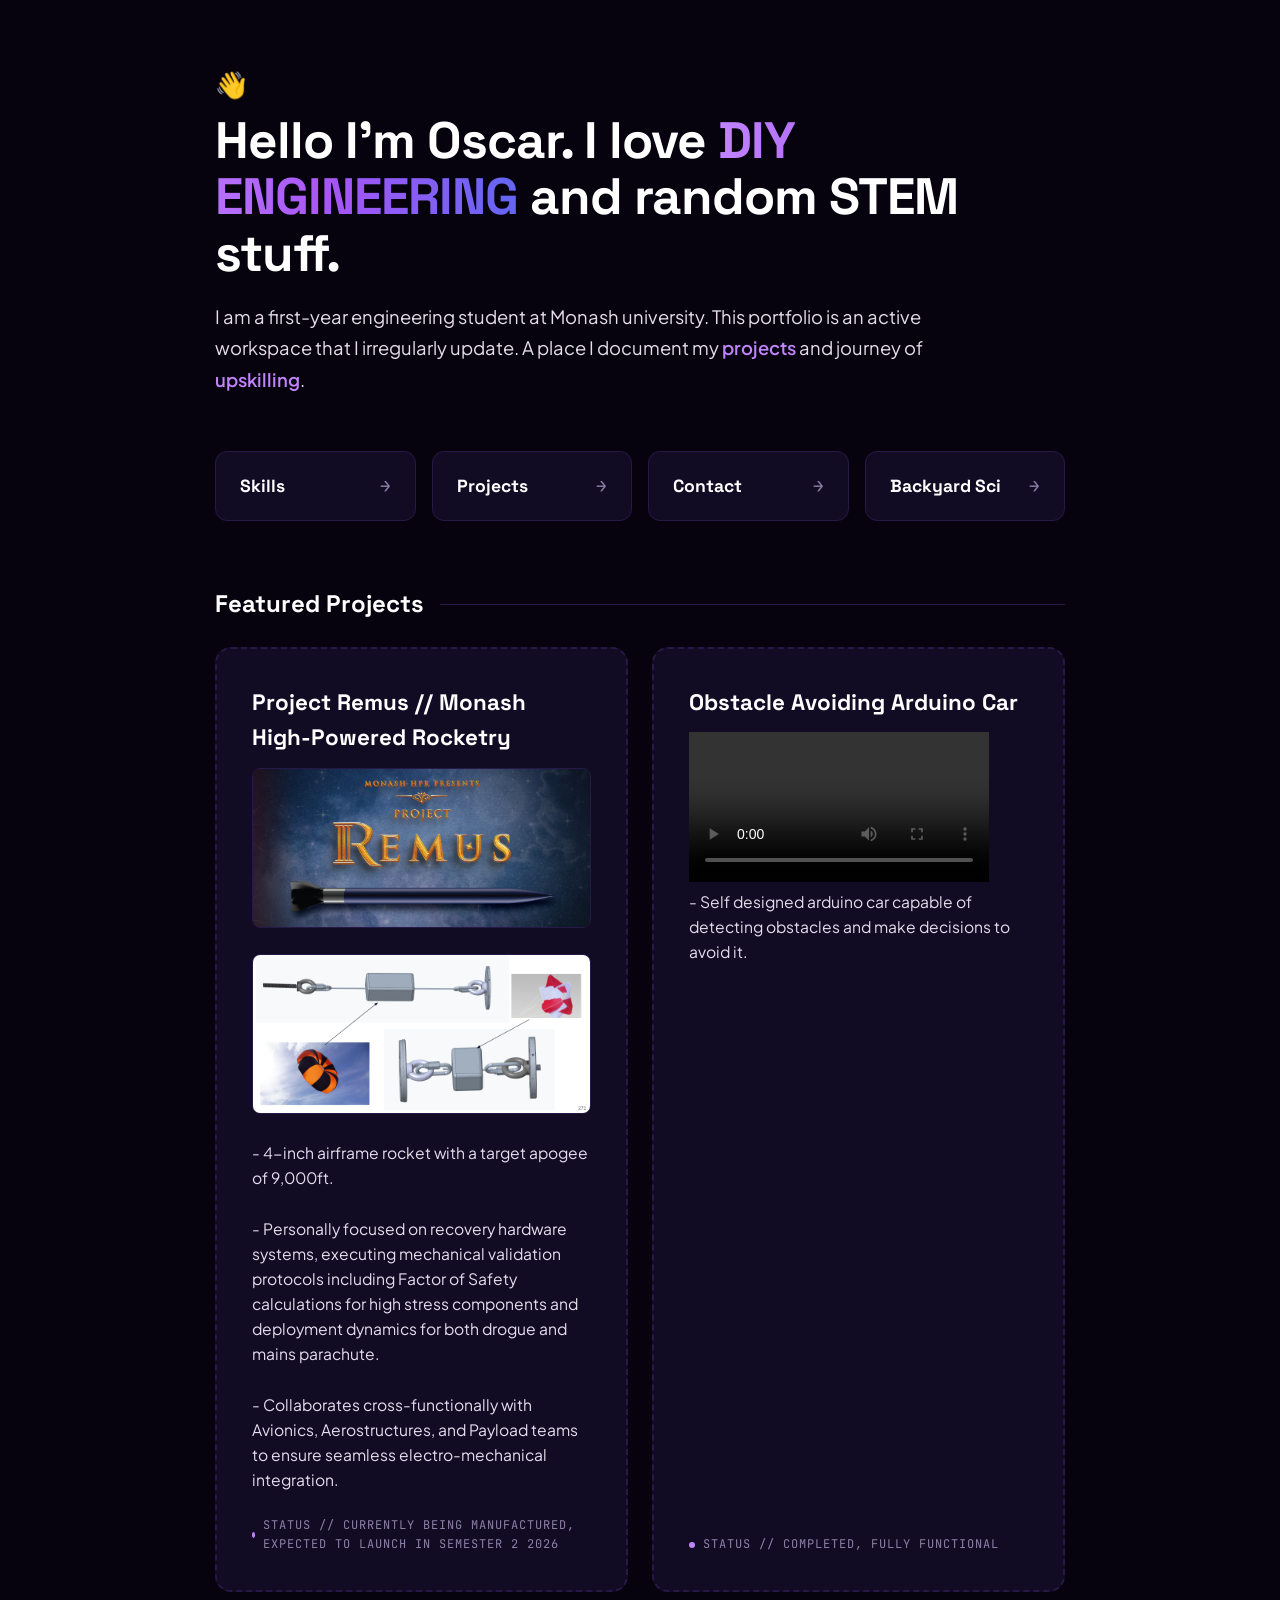
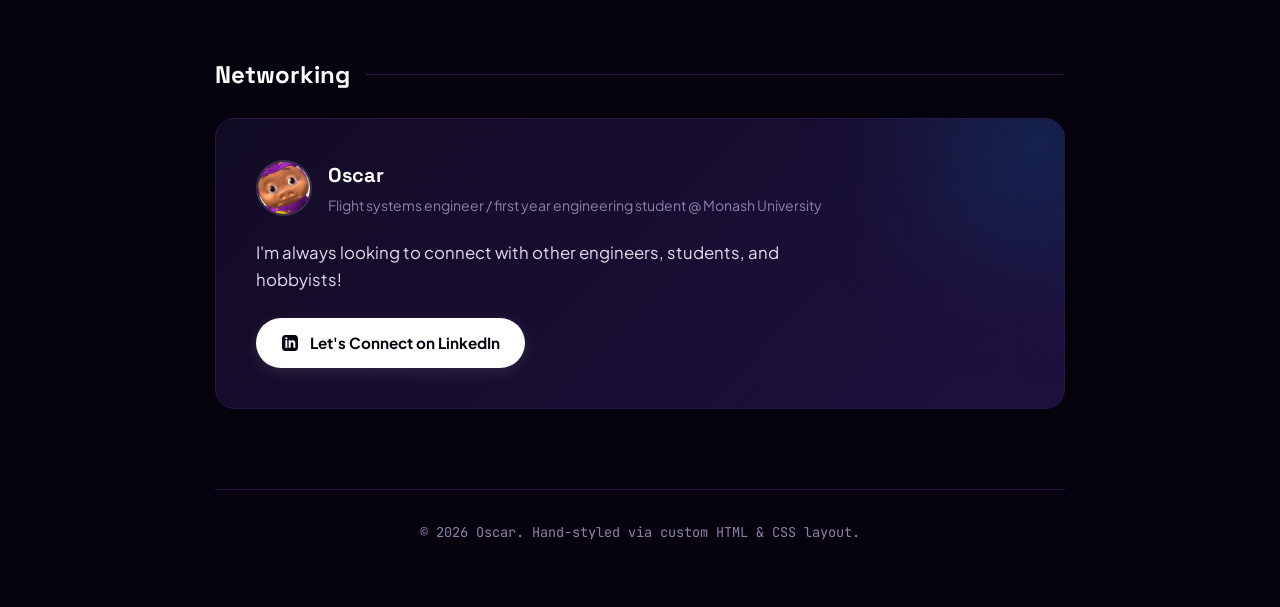
<file: index.html>
<!DOCTYPE html>
<html lang="en">
<head>
    <meta charset="UTF-8">
    <meta name="viewport" content="width=device-width, initial-scale=1.0">
    <title>Oscar // Portfolio</title>
    
    <!-- Premium clean fonts -->
    <link rel="preconnect" href="https://fonts.googleapis.com">
    <link rel="preconnect" href="https://fonts.gstatic.com" crossorigin>
    <link href="https://fonts.googleapis.com/css2?family=Space+Grotesk:wght@500;700&family=Plus+Jakarta+Sans:wght@400;500;600;700&family=JetBrains+Mono:wght@400;500&display=swap" rel="stylesheet">
    
    <style>
        /* PASSIONATE PURPLE THEME VARIABLES */
        :root {
            --bg-main: #06030e;        /* Dark obsidian purple night */
            --bg-card: #120b24;        /* Rich velvet purple for structural cards */
            --bg-card-hover: #191032;  /* Slightly brighter purple for hover reactions */
            --border: #261947;         /* Defined, clean border line */
            --text-title: #ffffff;     /* Crisp white for core headings */
            --text-body: #e3ddec;      /* Bright, high-readability text */
            --text-muted: #8d80a8;     /* Soft purple-grey for details */
            --accent-purple: #c084fc;  /* Neon electric lavender */
            --accent-blue: #6366f1;    /* Deep cosmic indigo */
            --linkedin-blue: #0077b5;  /* Official LinkedIn Accent */
        }

        /* RESET & BASE LAYOUT */
        * {
            box-sizing: border-box;
            margin: 0;
            padding: 0;
        }

        body {
            font-family: 'Plus Jakarta Sans', sans-serif;
            background-color: var(--bg-main);
            color: var(--text-body);
            line-height: 1.6;
            padding: 4rem 2rem;
            display: flex;
            justify-content: center;
            min-height: 100vh;
        }

        .container {
            max-width: 850px;
            width: 100%;
        }

        /* 1. ENTHUSIASTIC & PASSIONATE HEADER */
        header {
            margin-bottom: 3.5rem;
        }

        .wave-emoji {
            font-size: 1.6rem;
            display: inline-block;
            margin-bottom: 0.5rem;
        }

        h1 {
            font-family: 'Space Grotesk', sans-serif;
            font-size: 3.2rem;
            font-weight: 700;
            color: var(--text-title);
            letter-spacing: -1px;
            line-height: 1.1;
            margin-bottom: 1.2rem;
        }

        /* Gradient phrase highlighting true passion */
        h1 span {
            background: linear-gradient(to right, var(--accent-purple), #a855f7, var(--accent-blue));
            -webkit-background-clip: text;
            -webkit-text-fill-color: transparent;
        }

        .passionate-bio {
            font-size: 1.15rem;
            color: var(--text-body);
            max-width: 720px;
            line-height: 1.7;
        }

        .passionate-bio strong {
            color: var(--accent-purple);
            font-weight: 600;
        }

        /* 2. DIRECTORY NAVIGATION LINKS */
        .nav-grid {
            display: grid;
            grid-template-columns: repeat(auto-fit, minmax(180px, 1fr));
            gap: 1rem;
            margin-bottom: 4rem;
        }

        .nav-card {
            background-color: var(--bg-card);
            border: 1px solid var(--border);
            border-radius: 12px;
            padding: 1.25rem 1.5rem;
            text-decoration: none;
            color: var(--text-title);
            font-family: 'Space Grotesk', sans-serif;
            font-weight: 700;
            font-size: 1.1rem;
            display: flex;
            justify-content: space-between;
            align-items: center;
            transition: all 0.25s cubic-bezier(0.4, 0, 0.2, 1);
        }

        .nav-card .arrow {
            font-family: 'JetBrains Mono', monospace;
            color: var(--text-muted);
            transition: transform 0.2s ease, color 0.2s ease;
        }

        .nav-card:hover {
            background-color: var(--bg-card-hover);
            border-color: var(--accent-purple);
            transform: translateY(-3px);
            box-shadow: 0 8px 20px rgba(192, 132, 252, 0.08);
        }

        .nav-card:hover .arrow {
            transform: translateX(4px);
            color: var(--accent-purple);
        }

        /* SECTION UTILITIES */
        .section-header {
            font-family: 'Space Grotesk', sans-serif;
            font-size: 1.5rem;
            color: var(--text-title);
            margin-bottom: 1.5rem;
            display: flex;
            align-items: center;
            gap: 1rem;
        }

        .section-header::after {
            content: '';
            flex-grow: 1;
            height: 1px;
            background-color: var(--border);
        }

        /* 3. TWO-COLUMN FEATURED PROJECTS GRID */
        .projects-twin-grid {
            display: grid;
            grid-template-columns: repeat(auto-fit, minmax(340px, 1fr));
            gap: 1.5rem;
            margin-bottom: 4rem;
        }

        .placeholder-card {
            background-color: var(--bg-card);
            border: 2px dashed var(--border); /* Dashed lines clearly indicate incoming builds */
            border-radius: 16px;
            padding: 2.2rem;
            display: flex;
            flex-direction: column;
            justify-content: space-between;
            min-height: 280px;
            transition: all 0.25s ease;
        }

        .placeholder-card:hover {
            border-color: rgba(192, 132, 252, 0.4);
            background-color: rgba(25, 16, 50, 0.3);
        }

        .card-top h3 {
            font-family: 'Space Grotesk', sans-serif;
            font-size: 1.4rem;
            color: var(--text-title);
            margin-bottom: 0.75rem;
        }

        .card-top p {
            color: var(--text-body);
            font-size: 0.98rem;
            line-height: 1.6;
        }

        /* Styling for the new project showcase images */
        .project-img {
            width: 100%;
            height: 160px;
            object-fit: cover;
            border-radius: 8px;
            margin-bottom: 1.2rem;
            border: 1px solid var(--border);
        }

        .status-tag {
            font-family: 'JetBrains Mono', monospace;
            font-size: 0.75rem;
            color: var(--text-muted);
            text-transform: uppercase;
            letter-spacing: 1px;
            display: flex;
            align-items: center;
            gap: 0.5rem;
            margin-top: 1.5rem;
        }

        /* Small pulsing dot for active projects */
        .status-tag::before {
            content: '';
            width: 6px;
            height: 6px;
            background-color: var(--accent-purple);
            border-radius: 50%;
            display: inline-block;
        }

        /* 4. VISUALLY APPEALING LINKEDIN FEATURE CARD */
        .linkedin-feature-box {
            background: linear-gradient(135deg, rgba(18, 11, 36, 1) 0%, rgba(30, 16, 62, 1) 100%);
            border: 1px solid var(--border);
            border-radius: 20px;
            padding: 2.5rem;
            position: relative;
            overflow: hidden;
            display: flex;
            flex-direction: column;
            gap: 1.5rem;
            box-shadow: 0 10px 30px rgba(0, 0, 0, 0.3);
        }

        /* Subtle glowing background accent blur */
        .linkedin-feature-box::after {
            content: '';
            position: absolute;
            top: -50px;
            right: -50px;
            width: 150px;
            height: 150px;
            background: var(--linkedin-blue);
            filter: blur(80px);
            opacity: 0.4;
            pointer-events: none;
        }

        .linkedin-header {
            display: flex;
            align-items: center;
            gap: 1rem;
        }

        /* Formatted profile image styling */
        .linkedin-avatar {
            width: 56px;
            height: 56px;
            border-radius: 50%;
            object-fit: cover;
            border: 2px solid rgba(255, 255, 255, 0.15);
        }

        .profile-info h4 {
            font-family: 'Space Grotesk', sans-serif;
            font-size: 1.25rem;
            color: var(--text-title);
            margin-bottom: 0.15rem;
        }

        .profile-info p {
            font-size: 0.88rem;
            color: var(--text-muted);
        }

        .linkedin-pitch {
            color: var(--text-body);
            font-size: 1.05rem;
            max-width: 600px;
        }

        .linkedin-btn {
            align-self: flex-start;
            background-color: var(--text-title);
            color: var(--bg-main);
            padding: 0.8rem 1.6rem;
            border-radius: 30px;
            text-decoration: none;
            font-weight: 700;
            font-size: 0.95rem;
            display: inline-flex;
            align-items: center;
            gap: 0.75rem;
            transition: all 0.25s ease;
            box-shadow: 0 4px 15px rgba(255, 255, 255, 0.1);
        }

        .linkedin-btn svg {
            fill: currentColor;
            width: 16px;
            height: 16px;
            }

        .linkedin-btn:hover {
            background-color: var(--accent-purple);
            color: var(--text-title);
            transform: translateY(-2px);
            box-shadow: 0 6px 20px rgba(192, 132, 252, 0.3);
        }

        /* MINIMAL FOOTER */
        footer {
            margin-top: 5rem;
            border-top: 1px solid var(--border);
            padding-top: 2rem;
            text-align: center;
            font-family: 'JetBrains Mono', monospace;
            font-size: 0.85rem;
            color: var(--text-muted);
        }

        @media (max-width: 680px) {
            h1 { font-size: 2.4rem; }
            body { padding: 2rem 1rem; }
            .linkedin-feature-box { padding: 1.75rem; }
        }
    </style>
</head>
<body>

    <div class="container">
        
        <!-- HEADER BLOCK -->
        <header>
            <span class="wave-emoji">👋</span>
            <h1>Hello I'm Oscar. I love <span>DIY ENGINEERING</span> and random STEM stuff.</h1>
            <p class="passionate-bio">
                I am a first-year engineering student at Monash university. This portfolio is an active workspace that I irregularly update. A place I document my <strong>projects</strong> and journey of <strong>upskilling</strong>.
            </p>
        </header>

        <!-- DIRECTORY NAVIGATION -->
        <nav class="nav-grid">
            <a href="skills.html" class="nav-card">Skills <span class="arrow">→</span></a>
            <a href="projects.html" class="nav-card">Projects <span class="arrow">→</span></a>
            <a href="contacts.html" class="nav-card">Contact <span class="arrow">→</span></a>
            <a href="backyardscience.html" class="nav-card">Backyard Sci <span class="arrow">→</span></a>
        </nav>

        <!-- TWO FEATURED PROJECTS PLACEHOLDERS -->
        <section>
            <h2 class="section-header">Featured Projects</h2>
            <div class="projects-twin-grid">
                
                <!-- PROJECT REMUS -->
                <div class="placeholder-card">
                    <div class="card-top">
                        <!-- FEATURED IMAGE ONE -->
                        <h3>Project Remus // Monash High-Powered Rocketry</h3>
                        <img src="Images/remus.png" alt="Project Remus" class="project-img">
                        <img src="Images/remusrecovery.png" alt="CAD designs of the recovery system" class="project-img">
                        <p>
                            - 4-inch airframe rocket with a target apogee of 9,000ft.
                        </p>
                        <br>
                        <p>
                            - Personally focused on recovery hardware systems, executing mechanical validation protocols including Factor of Safety calculations for high stress components and deployment dynamics for both drogue and mains parachute. 
                        </p>
                        <br>
                        <p>    
                            - Collaborates cross-functionally with Avionics, Aerostructures, and Payload teams to ensure seamless electro-mechanical integration.
                        </p>
                    </div>
                    <div class="status-tag">Status // Currently being manufactured, expected to launch in semester 2 2026</div>
                </div>

                <!-- OBSTACLE AVOIDING ARDUINO CAR -->
                <div class="placeholder-card">
                    <div class="card-top">
                        <!-- FEATURED IMAGE TWO -->
                        <h3>Obstacle Avoiding Arduino Car</h3>
                        <video src="Images/obstacleavoidingcar.mp4" controls width="300" ></video>
                        <p>
                            - Self designed arduino car capable of detecting obstacles and make decisions to avoid it.
                        </p>
                    </div>
                    <div class="status-tag">Status // Completed, fully functional</div>
                </div>

            </div>
        </section>

        <!-- DETAILED VISUAL LINKEDIN FEATURE CARD -->
        <section style="margin-bottom: 2rem;">
            <h2 class="section-header">Networking</h2>
            <div class="linkedin-feature-box">
                <div class="linkedin-header">
                    <!-- NEW LINKEDIN PROFILE PICTURE REPLACING INTERACTION BLANK CIRCLE -->
                    <img src="Images/ggbond.png" alt="Oscar Profile Picture" class="linkedin-avatar">
                    <div class="profile-info">
                        <h4>Oscar</h4>
                        <p>Flight systems engineer / first year engineering student @ Monash University</p>
                    </div>
                </div>
                
                <p class="linkedin-pitch">
                    I'm always looking to connect with other engineers, students, and hobbyists!
                </p>

                <!-- Button with official embedded LinkedIn SVG logo vector -->
                <a href="https://www.linkedin.com/in/oscar-li-14785518a/" target="_blank" class="linkedin-btn">
                    <svg xmlns="http://www.w3.org/2000/svg" viewBox="0 0 24 24"><path d="M19 0h-14c-2.761 0-5 2.239-5 5v14c0 2.761 2.239 5 5 5h14c2.762 0 5-2.239 5-5v-14c0-2.761-2.238-5-5-5zm-11 19h-3v-11h3v11zm-1.5-12.268c-.966 0-1.75-.79-1.75-1.764s.784-1.764 1.75-1.764 1.75.79 1.75 1.764-.783 1.764-1.75 1.764zm13.5 12.268h-3v-5.604c0-3.368-4-3.113-4 0v5.604h-3v-11h3v1.765c1.396-2.586 7-2.777 7 2.476v6.759z"/></svg>
                    Let's Connect on LinkedIn
                </a>
            </div>
        </section>

        <!-- CONSOLE FOOTER -->
        <footer>
            <p>© 2026 Oscar. Hand-styled via custom HTML & CSS layout.</p>
        </footer>

    </div>

</body>
</html>
</file>
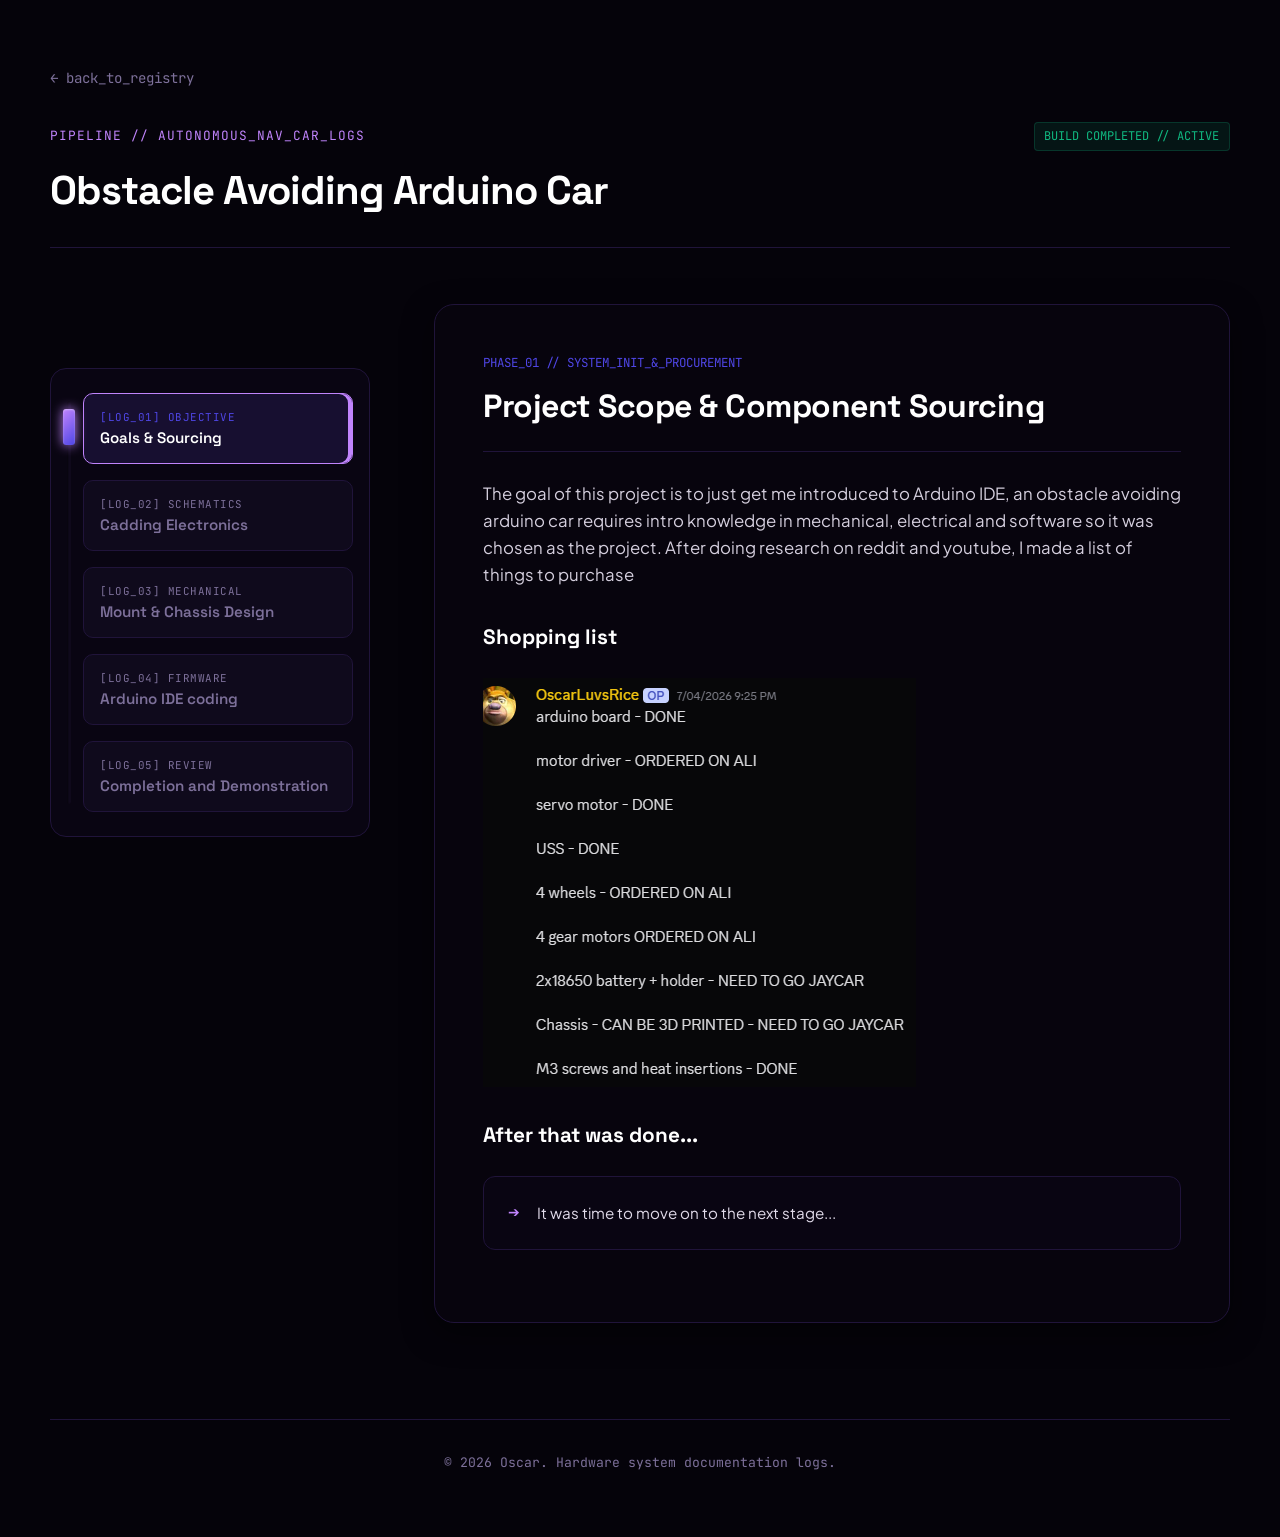
<file: arduino-car.html>
<!DOCTYPE html>
<html lang="en">
<head>
    <meta charset="UTF-8">
    <meta name="viewport" content="width=device-width, initial-scale=1.0">
    <title>Oscar // Obstacle Avoiding Arduino Car</title>
    
    <link rel="preconnect" href="https://fonts.googleapis.com">
    <link rel="preconnect" href="https://fonts.gstatic.com" crossorigin>
    <link href="https://fonts.googleapis.com/css2?family=Space+Grotesk:wght@500;700&family=Plus+Jakarta+Sans:wght@400;500;600;700&family=JetBrains+Mono:wght@400;500&display=swap" rel="stylesheet">
    
    <style>
        /* PASSIONATE PURPLE THEME VARIABLES */
        :root {
            --bg-main: #05030a;        /* Pitch obsidian night */
            --bg-card: #0f0a1c;        /* Deep mechanical purple block */
            --bg-card-hover: #150e26;  /* Focused block state */
            --border: #20143a;         /* Structural housing line */
            --text-title: #ffffff;     /* White titles */
            --text-body: #e0dae9;      /* Clear scannability text */
            --text-muted: #7d709a;     /* Inactive status text */
            --accent-purple: #c084fc;  /* Glowing electric lavender */
            --accent-blue: #4f46e5;    /* Deep cosmic bus line */
            --accent-green: #10b981;   /* System online mint */
            --bg-terminal: #090512;    /* Recessed terminal tray */
        }

        /* RESET & BASE LAYOUT */
        * {
            box-sizing: border-box;
            margin: 0;
            padding: 0;
        }

        body {
            font-family: 'Plus Jakarta Sans', sans-serif;
            background-color: var(--bg-main);
            color: var(--text-body);
            line-height: 1.6;
            padding: 4rem 2rem;
            display: flex;
            justify-content: center;
            min-height: 100vh;
        }

        .container {
            max-width: 1180px;
            width: 100%;
        }

        /* NAVIGATION HEADER BACKLINK */
        .back-registry {
            display: inline-flex;
            align-items: center;
            gap: 0.5rem;
            color: var(--text-muted);
            text-decoration: none;
            font-family: 'JetBrains Mono', monospace;
            font-size: 0.88rem;
            margin-bottom: 2rem;
            transition: color 0.2s ease, transform 0.2s ease;
        }

        .back-registry:hover {
            color: var(--accent-purple);
            transform: translateX(-4px);
        }

        /* MAIN SYSTEM HEADER */
        header {
            margin-bottom: 3.5rem;
            border-bottom: 1px solid var(--border);
            padding-bottom: 1.5rem;
        }

        .header-meta {
            display: flex;
            justify-content: space-between;
            align-items: center;
            margin-bottom: 0.5rem;
        }

        .sys-id-tag {
            font-family: 'JetBrains Mono', monospace;
            font-size: 0.8rem;
            color: var(--accent-purple);
            letter-spacing: 1px;
        }

        .sys-status {
            font-family: 'JetBrains Mono', monospace;
            font-size: 0.75rem;
            color: var(--accent-green);
            background: rgba(16, 185, 129, 0.1);
            padding: 0.25rem 0.6rem;
            border-radius: 4px;
            border: 1px solid rgba(16, 185, 129, 0.2);
        }

        h1 {
            font-family: 'Space Grotesk', sans-serif;
            font-size: 2.5rem;
            font-weight: 700;
            color: var(--text-title);
            letter-spacing: -1px;
        }

        /* TWO-COLUMN SPLIT CONTROL DECK WORKSPACE */
        .workspace {
            display: grid;
            grid-template-columns: 320px 1fr;
            gap: 4rem;
            align-items: start;
        }

        /* LEFT COLUMN: THE PHYSICAL HARDWARE CONTROL DECK */
        .control-deck {
            position: sticky;
            top: 4rem;
            display: flex;
            position: relative;
            background: var(--bg-terminal);
            border: 1px solid var(--border);
            border-radius: 16px;
            padding: 1.5rem 1rem 1.5rem 2rem;
        }

        /* Recessed Track Groove for the Mechanical Fader Block */
        .fader-track-channel {
            position: absolute;
            top: 2rem;
            left: 1rem;
            width: 4px;
            height: calc(100% - 4rem);
            background-color: #120b20;
            border-radius: 2px;
            box-shadow: inset 1px 1px 3px rgba(0,0,0,0.8);
        }

        /* The Physical Glowing Slider Handle Block */
        .mechanical-fader-block {
            position: absolute;
            left: 0.75rem; /* Centered precisely on the track channel */
            width: 12px;
            height: 36px;
            background: linear-gradient(135deg, var(--accent-purple), var(--accent-blue));
            border-radius: 3px;
            box-shadow: 0 0 12px var(--accent-purple), inset 0 1px 2px rgba(255,255,255,0.4);
            z-index: 10;
            transition: top 0.3s cubic-bezier(0.25, 1, 0.5, 1);
            top: 2rem;
        }

        /* Group stack container holding the switch plates */
        .deck-switch-stack {
            display: flex;
            flex-direction: column;
            gap: 1rem;
            width: 100%;
        }

        /* Industrial Toggle Plates (Buttons) */
        .deck-switch-plate {
            background-color: var(--bg-card);
            border: 1px solid var(--border);
            border-radius: 10px;
            padding: 1rem;
            cursor: pointer;
            width: 100%;
            text-align: left;
            transition: all 0.25s ease;
            display: flex;
            flex-direction: column;
            gap: 0.25rem;
            position: relative;
        }

        .deck-switch-plate:hover {
            background-color: var(--bg-card-hover);
            border-color: rgba(192, 132, 252, 0.3);
        }

        /* Plate Sub-components */
        .plate-timestamp {
            font-family: 'JetBrains Mono', monospace;
            font-size: 0.68rem;
            color: var(--text-muted);
            letter-spacing: 0.5px;
        }

        .plate-headline {
            font-family: 'Space Grotesk', sans-serif;
            font-size: 0.95rem;
            font-weight: 600;
            color: var(--text-muted);
            transition: color 0.2s ease;
        }

        /* ACTIVE TOGGLE STATE STYLING */
        .deck-switch-plate.active {
            background-color: #170f30;
            border-color: var(--accent-purple);
            box-shadow: inset -4px 0 0 var(--accent-purple);
        }

        .deck-switch-plate.active .plate-timestamp {
            color: var(--accent-blue);
        }

        .deck-switch-plate.active .plate-headline {
            color: var(--text-title);
        }

        /* RIGHT COLUMN: MAIN DATA TERMINAL BAY */
        .data-display-bay {
            background-color: rgba(15, 10, 28, 0.2);
            border: 1px solid var(--border);
            border-radius: 20px;
            padding: 3rem;
            min-height: 600px;
            box-shadow: 0 10px 30px rgba(0,0,0,0.5);
        }

        /* Individual Pane Visibility Transitions */
        .stage-pane {
            display: none;
            animation: terminalBoot 0.4s cubic-bezier(0.16, 1, 0.3, 1) forwards;
        }

        .stage-pane.active {
            display: block;
        }

        /* Content Formatting Elements */
        .pane-routing-tag {
            font-family: 'JetBrains Mono', monospace;
            font-size: 0.78rem;
            color: var(--accent-blue);
            text-transform: uppercase;
            margin-bottom: 0.5rem;
        }

        .pane-headline-main {
            font-family: 'Space Grotesk', sans-serif;
            font-size: 2rem;
            color: var(--text-title);
            border-bottom: 1px solid var(--border);
            padding-bottom: 1.2rem;
            margin-bottom: 1.8rem;
            letter-spacing: -0.5px;
        }

        .stage-pane h3 {
            font-family: 'Space Grotesk', sans-serif;
            font-size: 1.3rem;
            color: var(--text-title);
            margin: 2rem 0 0.8rem 0;
        }

        .stage-pane p {
            font-size: 1.05rem;
            color: var(--text-body);
            margin-bottom: 1.2rem;
            opacity: 0.95;
        }

        /* DISCORD REPLICA LOG BULLETS */
        .discord-channel-logs {
            list-style: none;
            margin: 1.5rem 0;
            background-color: var(--bg-terminal);
            border: 1px solid var(--border);
            border-radius: 12px;
            padding: 1.5rem;
        }

        .discord-log-row {
            position: relative;
            padding-left: 1.8rem;
            margin-bottom: 0.8rem;
            font-size: 0.95rem;
        }

        .discord-log-row:last-child {
            margin-bottom: 0;
        }

        .discord-log-row::before {
            content: '➔';
            position: absolute;
            left: 0;
            color: var(--accent-purple);
            font-size: 0.85rem;
        }

        /* TECHNICAL SPEC TABLES */
        .spec-table {
            width: 100%;
            border-collapse: collapse;
            margin: 1.5rem 0;
            font-family: 'Plus Jakarta Sans', sans-serif;
            font-size: 0.95rem;
        }

        .spec-table th, .spec-table td {
            border: 1px solid var(--border);
            padding: 0.8rem 1rem;
            text-align: left;
        }

        .spec-table th {
            background-color: var(--bg-terminal);
            color: var(--accent-purple);
            font-family: 'Space Grotesk', sans-serif;
            font-size: 0.9rem;
            text-transform: uppercase;
            letter-spacing: 0.5px;
        }

        .spec-table tr:nth-child(even) {
            background-color: rgba(32, 20, 58, 0.15);
        }

        /* ASSET ARCHIVE CONTAINERS */
        .image-container {
            width: 100%;
            background-color: var(--bg-terminal);
            border: 1px solid var(--border);
            border-radius: 14px;
            overflow: hidden;
            margin: 2rem 0;
        }

        .image-container img {
            width: 100%;
            height: auto;
            display: block;
        }

        /* CODE SEGMENT BOXES */
        .code-tray {
            background-color: #040208;
            border: 1px solid var(--border);
            border-radius: 12px;
            padding: 1.5rem;
            font-family: 'JetBrains Mono', monospace;
            font-size: 0.88rem;
            color: #e5def0;
            overflow-x: auto;
            margin: 1.5rem 0;
        }

        .code-comm { color: var(--text-muted); }
        .code-kw { color: var(--accent-purple); }
        .code-v { color: #a5b4fc; }

        /* CHECKLIST SYSTEM FOR GOALS/COMPLETION */
        .check-grid {
            display: grid;
            grid-template-columns: 1fr;
            gap: 0.8rem;
            margin: 1.5rem 0;
        }

        .check-card {
            background: var(--bg-terminal);
            border: 1px solid var(--border);
            border-radius: 8px;
            padding: 1rem;
            display: flex;
            align-items: center;
            gap: 1rem;
        }

        .check-status-indicator {
            font-family: 'JetBrains Mono', monospace;
            font-size: 0.75rem;
            color: var(--accent-green);
            background: rgba(16, 185, 129, 0.1);
            padding: 0.2rem 0.5rem;
            border-radius: 4px;
            border: 1px solid rgba(16, 185, 129, 0.2);
            white-space: nowrap;
        }

        .check-text {
            font-size: 0.95rem;
        }

        @keyframes terminalBoot {
            from { opacity: 0; transform: scale(0.995) translateY(6px); }
            to { opacity: 1; transform: scale(1) translateY(0); }
        }

        /* SYSTEM WORKSPACE FOOTER */
        footer {
            border-top: 1px solid var(--border);
            padding-top: 2rem;
            margin-top: 6rem;
            text-align: center;
            font-family: 'JetBrains Mono', monospace;
            font-size: 0.82rem;
            color: var(--text-muted);
        }

        /* RESPONSIVE LAYOUT MATRIX BREAKPOINT */
        @media (max-width: 900px) {
            .workspace { grid-template-columns: 1fr; gap: 2rem; }
            .control-deck { position: static; padding: 1rem; }
            .fader-track-channel, .mechanical-fader-block { display: none; }
            .deck-switch-stack { flex-direction: row; flex-wrap: wrap; }
            .deck-switch-plate { width: calc(50% - 0.5rem); }
            body { padding: 2rem 1rem; }
            .data-display-bay { padding: 1.8rem; }
        }
        @media (max-width: 580px) {
            .deck-switch-plate { width: 100%; }
        }
    </style>
</head>
<body>

    <div class="container">
        
        <a href="projects.html" class="back-registry">← back_to_registry</a>

        <header>
            <div class="header-meta">
                <span class="sys-id-tag">PIPELINE // AUTONOMOUS_NAV_CAR_LOGS</span>
                <span class="sys-status">BUILD COMPLETED // ACTIVE</span>
            </div>
            <h1>Obstacle Avoiding Arduino Car</h1>
        </header>

        <div class="workspace">
            
            <aside class="control-deck">
                <div class="fader-track-channel"></div>
                <div class="mechanical-fader-block" id="fader-knob"></div>

                <div class="deck-switch-stack" id="plate-group">
                    
                    <button class="deck-switch-plate active" onclick="activateDeckStage(0)">
                        <span class="plate-timestamp">[LOG_01] OBJECTIVE</span>
                        <span class="plate-headline">Goals & Sourcing</span>
                    </button>

                    <button class="deck-switch-plate" onclick="activateDeckStage(1)">
                        <span class="plate-timestamp">[LOG_02] SCHEMATICS</span>
                        <span class="plate-headline">Cadding Electronics</span>
                    </button>

                    <button class="deck-switch-plate" onclick="activateDeckStage(2)">
                        <span class="plate-timestamp">[LOG_03] MECHANICAL</span>
                        <span class="plate-headline">Mount & Chassis Design</span>
                    </button>

                    <button class="deck-switch-plate" onclick="activateDeckStage(3)">
                        <span class="plate-timestamp">[LOG_04] FIRMWARE</span>
                        <span class="plate-headline">Arduino IDE coding</span>
                    </button>

                    <button class="deck-switch-plate" onclick="activateDeckStage(4)">
                        <span class="plate-timestamp">[LOG_05] REVIEW</span>
                        <span class="plate-headline">Completion and Demonstration</span>
                    </button>

                </div>
            </aside>

            <main class="data-display-bay">

                <div id="deck-pane-0" class="stage-pane active">
                    <div class="pane-routing-tag">PHASE_01 // SYSTEM_INIT_&_PROCUREMENT</div>
                    <h2 class="pane-headline-main">Project Scope & Component Sourcing</h2>
                    <p>The goal of this project is to just get me introduced to Arduino IDE, an obstacle avoiding arduino car requires intro knowledge in mechanical, electrical and software so it was chosen as the project. After doing research on reddit and youtube, I made a list of things to purchase</p>
                    
                    <h3>Shopping list</h3>
                    <div class="check-grid">
                        <img src="Images/shoppinglist.png" alt="shopping list">
                    </div>

                    <h3>After that was done...</h3>
                    <ul class="discord-channel-logs">
                        <li class="discord-log-row">It was time to move on to the next stage...</li>
                    </ul>
                </div>

                <div id="deck-pane-1" class="stage-pane">
                    <div class="pane-routing-tag">PHASE_02 // CIRCUITS_&_CAD_MAPPING</div>
                    <h2 class="pane-headline-main">Visualing electronics.</h2>
                    <p>Before designing the chassis straight away, a good thing to do is to CAD out the electronics so you know the components you are dealing with. Doing so minimises problems that might be harder to solve in the later stages.</p>
                    
                    <h3>Here are my CAD designs</h3>
                    <div class="check-grid">
                        
                          <img src="Images/18650.png" alt="Lithium Ion 18650 Battery" width="150">
                          <figcaption>Simple design of the 18650 Lithium Ion Battery.</figcaption>
    
                        <div class="image-container">
                          <img src="Images/gearmotortechdrawing.png" alt="Gear motor tech drawing" width="400">
                          <img src="Images/gearmotor.png" alt="Gear motor" width="400">  
                          <figcaption>Tried to follow tech drawing for the gear motor as it is a bit more complicated, I think I followed it fine, definitely good enough for visualisation for chassis.</figcaption>
                        </div>
                        
                        <div class="image-container">
                          <img src="Images/arduinowheeltechdrawing.png" alt="Arduino wheel tech drawing" width="250">
                          <img src="Images/arduinowheel.png" alt="Arduino Wheel" width="300">  
                          <figcaption>Tried to follow tech drawing for the wheel as well, for the type pattern I attempted by doing tangential plane -> text -> emboss -> circular pattern</figcaption>
                        </div>
                        <p>I attempted to CAD the servo as well and it was fine, but I ended up finding a model online instead as it was easier to use that for the problem I was about to face for the next stage. And obviously I didn't try to Cad the PCBs as that would be too time consuming and stupid, found them online instead.</p>
                    </div>
                    
                    <h3>After all of that we can officially start designing the chassis! But there exists this one problem...</h3>
                        <div class="image-container">
                          <img src="Images/noservomount.png" alt="No servo mount" width="300"> 
                          <figcaption>How do you attach this ultrasonic sensor to the servo?</figcaption>
                        </div>
                </div>

                <div id="deck-pane-2" class="stage-pane">
                    <div class="pane-routing-tag">PHASE_03 // MECHANICAL_FABRICATION</div>
                    <h2 class="pane-headline-main">Chassis Assembly & Custom Bracket Prints</h2>
                    <p>In this stage there are two things to do, figure out how to mount USS onto servo and design the chassis</p>
                    
                    <div class="image-container">
                        <img src="Images/mountconcept.png" alt="Mount concept" width="250">
                        <figcaption>The initial idea was to was to have this L shape thingie, and then secure it with bolts and nuts on top, but later it realised that you dont actually need the bolts and nuts because the eyes of the USS does the job of securing it (Also becausue I don't have that size)</figcaption>
                    </div>

                    <div class="image-container">
                        <img src="Images/servomount.png" alt="Servo mount" width="400">
                        <figcaption>Finished design, pretty simple but it does the job.</figcaption>
                    </div>

                    <div class="image-container">
                        <video src="Images/mountdemonstration.mp4" controls width="300" ></video>
                        <figcaption>Added joint rotation on fusion and it looks fine.</figcaption>
                    </div>

                    <div class="image-container">
                        <video src="Images/mountdemonstrationirl.mp4" controls width="300" ></video>
                        <figcaption>Printed it and it is functioning which is good!</figcaption>
                    </div>

                    <h3>Now on the Chassis!</h3>
                    
                    <div class="image-container">
                        <img src="Images/m3demo2.png" alt="m3 demo 2">
                        <img src="Images/m3demo.png" alt="m3 demo 1">
                        <figcaption>To connect the parts, m3 threaded insertions are used with 8mm m3 bolts, as demonstrated above. Tolerance was considered when designing the holes, which was learned from my previous project (Taser).</figcaption>
                    </div>

                    <div class="image-container">
                        <img src="Images/carswitch.png" alt="car switch">
                        <figcaption>The car obviously needs a switch so quickly did that (Ended up getting battery holder model online).</figcaption>
                    </div>
                    
                    <div class="image-container">
                        <img src="Images/carassembly.png" alt="Chassis Structural Assembly Breakdown Diagram">
                        <figcaption>Finished look (IK the switch isn't there JUST IGNORE), just looks like an ordinary car i guess, becauase I was running out of filament I only printed the base, the front and the back.</figcaption>
                    </div>
                </div>

                <div id="deck-pane-3" class="stage-pane">
                    <div class="pane-routing-tag">PHASE_04 // SOFTWARE_ARCHITECTURE</div>
                    <h2 class="pane-headline-main">Coding the logic in Arduino IDE</h2>
                    <p>Unfortunately I only know some python and Arduino IDE is in C++, so what I did was I tried to find code written by other people online. I did find one but it was not exactly what I needed, like the angles, motor speed and runtime need to be calibrated, the logic needs to be fixed as well.</p>
                    <br>
                    <p>So I fed the code into Claude and asked it to teach me how to read the code and explain using python terminologies. After some learning I was able to change the code to my likings and is able to fully understand the code.</p>
                    <h3>Here is the code</h3>
                    <div class="code-tray">

<div class="code-container">
<pre><code class="language-cpp">
// from my understanding, above setup (runs once and thats it when initialising) and loop (main() of C++),
// is basically where you do the library importing
// and the hardware configuration, and the variable assignments, and those variables are declared as global variables,
// so that you can later change it in setup and loop.

#include &lt;AFMotor.h&gt;
#include &lt;NewPing.h&gt;
#include &lt;Servo.h&gt;

// Defining terms and assigning pins based on the way I soldered them
#define triggerPin A2
#define echoPin A0
#define maxDistance 200
#define maxSpeed 180

NewPing sonar(triggerPin, echoPin, maxDistance);

AF_DCMotor motor1(1, MOTOR12_1KHZ);
AF_DCMotor motor2(2, MOTOR12_1KHZ);
AF_DCMotor motor3(3, MOTOR34_1KHZ);
AF_DCMotor motor4(4, MOTOR34_1KHZ);

Servo myservo;

boolean goesForward = false;
int distance = 100;
int speedSet = 0;

void setup() {
    myservo.attach(10);
    myservo.write(90);
    delay(2000);

    distance = readPing();
    delay(100);
    distance = readPing();
    delay(100);
}

void loop() {
    int distanceR = 0;
    int distanceL = 0;

    delay(40);
    distance = readPing();

    if (distance &lt;= 15) {
        moveStop();
        delay(300);

        moveBackward();
        delay(500);

        moveStop();
        delay(200);

        distanceR = lookRight();
        delay(1500);

        distanceL = lookLeft();
        delay(1500);

        if (distanceR &gt;= distanceL) {
            turnRight();
        } else {
            turnLeft();
        }
    } else {
        moveForward();
    }
}

int lookRight()
{
    myservo.write(0); 
    delay(1000);
    distance = readPing(); // assigns the distance recorded to the variable distance
    delay(1000);
    myservo.write(90); 
    delay(1000);
    return distance; // essentially just return reading[0]
}

int lookLeft()
{
    myservo.write(180); 
    delay(1000);
    int distance = readPing(); // assigns the distance recorded to the variable distance
    delay(1000);
    myservo.write(90); 
    delay(1000);
    return distance; // essentially just return reading[0]
}

int readPing() { 
  delay(70);
  int cm = sonar.ping_cm(); // essentially just reading = board.sonar.read(trigger)
  if(cm==0)
  {
    cm = 250; // 250 BECAUSE max distance was set as 200, so it will consider cm == 0 as an error
  }
  return cm; // returns the distance in cm 
}

void moveStop() {
  motor1.run(RELEASE); // release in arduino IDE is just stop apparently.
  motor2.run(RELEASE);
  motor3.run(RELEASE);
  motor4.run(RELEASE);
  } 
  
void moveForward() {

 if(!goesForward)        // 1st loop: goesForward is false, this runs, goesForward = true, speed gently goes up
  {                      // 2nd loop: say that still no obstacle, because goesForward = true from 1st loop, skips if statement, car remains at smooth speed
    goesForward=true;    // if this boolean didn't exist, everytime loop() is called (thousands of times/s), it will run moveForward (150--> 0,2,4 -> 150 --> 0,2,4) stutter!                                   
    motor1.run(FORWARD);      
    motor2.run(FORWARD);
    motor3.run(FORWARD); 
    motor4.run(FORWARD);     
   for (speedSet = 0; speedSet < maxSpeed; speedSet +=2)  // initialisation, condition, interval
   {                                                      // since speedSet = 0, it will always be less than max speed, it will run this for loop
    motor1.setSpeed(speedSet);                            // what it does is that interval of 5ms, it will ramp up the speed by an interval of 2
    motor2.setSpeed(speedSet);                            // gear motor accelerates at a steady pace, less stress on battery.
    motor3.setSpeed(speedSet);
    motor4.setSpeed(speedSet);
    delay(5);
   }
  }
}

void moveBackward() {    // when moveBackward() is called, booleamn goesForward = false, and also gently deccelerates.
    goesForward=false;   // Because it is false, when moveForward() is called again, it will accelerate gently, which is desired as the car is moving from stationary.
    motor1.run(BACKWARD);      
    motor2.run(BACKWARD);
    motor3.run(BACKWARD);
    motor4.run(BACKWARD);  
  for (speedSet = 0; speedSet < maxSpeed; speedSet +=2) // slowly bring the speed up to avoid loading down the batteries too quickly (same logic as before)
  {
    motor1.setSpeed(speedSet);
    motor2.setSpeed(speedSet);
    motor3.setSpeed(speedSet);
    motor4.setSpeed(speedSet);
    delay(5);
  }
}  

void turnRight() {
  motor1.run(FORWARD);
  motor2.run(BACKWARD);
  motor3.run(BACKWARD);
  motor4.run(FORWARD);     
  delay(3000);     
} 
 
void turnLeft() {
  motor1.run(BACKWARD);     
  motor2.run(FORWARD);  
  motor3.run(FORWARD);
  motor4.run(BACKWARD);   
  delay(3000);
}  
</code></pre>
</div>
                    </div>

                    <h3>Logic TLDR</h3>
                    <p>If it detects something, reverse a bit, look right, look left, if right space more than left, go right, if not go left. Nothing detected -> move forward. To maintain battery health, a boolean variable and for loop is used. </p>
                </div>

                <div id="deck-pane-4" class="stage-pane">
                    <div class="pane-routing-tag">PHASE_05 // PERFORMANCE_VALIDATION</div>
                    <h2 class="pane-headline-main">AND THE CAR IS FINISHED</h2>
                    <p>With the code is done, the car is done mechanically, electronically and software...ly</p>
                    
                    <h3>Demonstration</h3>
                    <video src="Images/obstacleavoidingcar.mp4" controls width="300" ></video>
                        <figcaption>It can be calibrated better but honestly you can't really perfect it because the texture of floor will not always be the same, like it could working great on my room's floor but turn too much if my friend's floor is too fricticious.</figcaption>

                    <p>That marks the end of the project! Took me a couple weeks to do as I had other things going on but yea it was great.</p>
                </div>

            </main>

        </div>

        <footer>
            <p>© 2026 Oscar. Hardware system documentation logs.</p>
        </footer>

    </div>

    <script>
        function activateDeckStage(stageIndex) {
            const plates = document.querySelectorAll('.deck-switch-plate');
            const panes = document.querySelectorAll('.stage-pane');
            const faderKnob = document.getElementById('fader-knob');
            
            // Wipe out existing selections
            plates.forEach(p => p.classList.remove('active'));
            panes.forEach(pane => pane.classList.remove('active'));
            
            // Bind newly called targets active
            const targetedPlate = plates[stageIndex];
            targetedPlate.classList.add('active');
            document.getElementById(`deck-pane-${stageIndex}`).classList.add('active');
            
            // Programmatically calculate exact top offset to slide mechanical fader knob perfectly
            const trackOffsetTop = targetedPlate.offsetTop;
            const plateHeight = targetedPlate.offsetHeight;
            
            // Align the center of the mechanical knob perfectly alongside the center of the plate
            const optimalKnobPosition = trackOffsetTop + (plateHeight / 2) - 18; 
            faderKnob.style.top = `${optimalKnobPosition}px`;
        }

        // Initialize at zero configuration upon loading complete DOM tree
        document.addEventListener("DOMContentLoaded", () => {
            activateDeckStage(0);
        });
    </script>

</body>
</html>
</file>
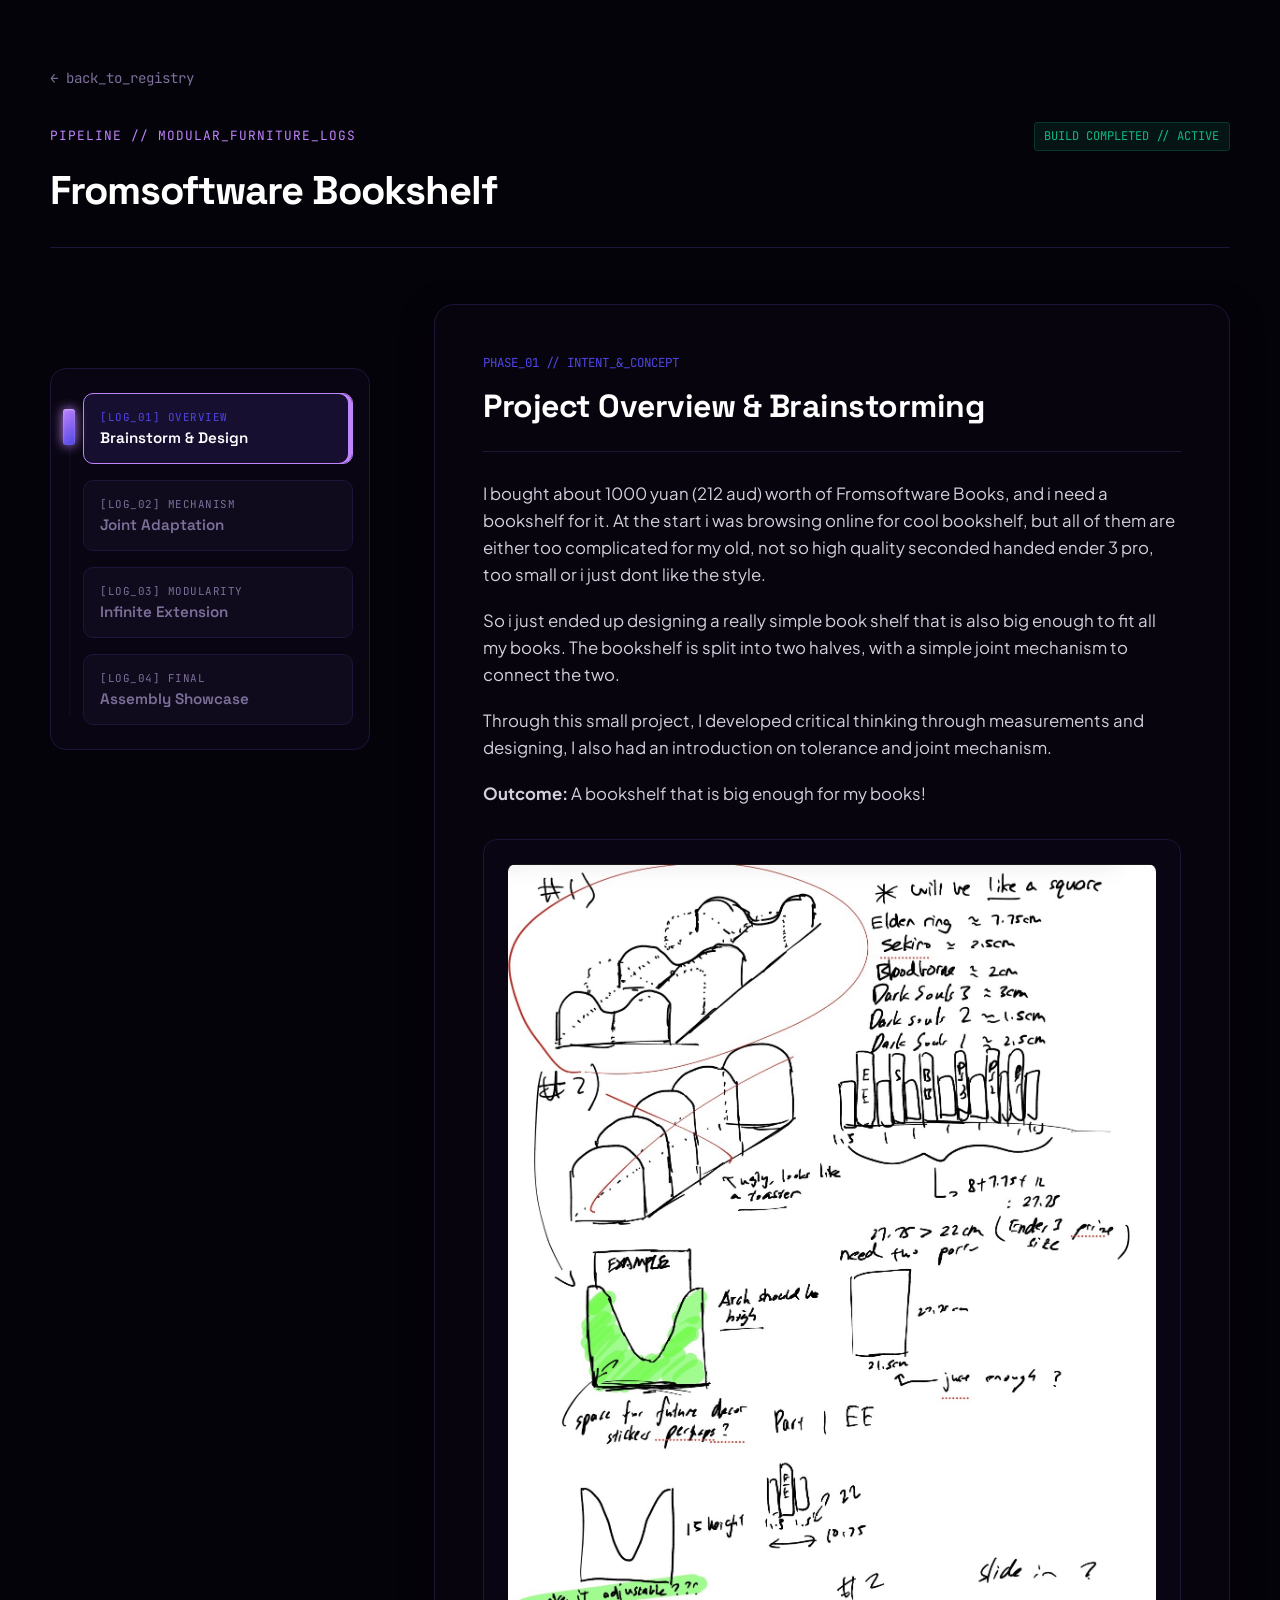
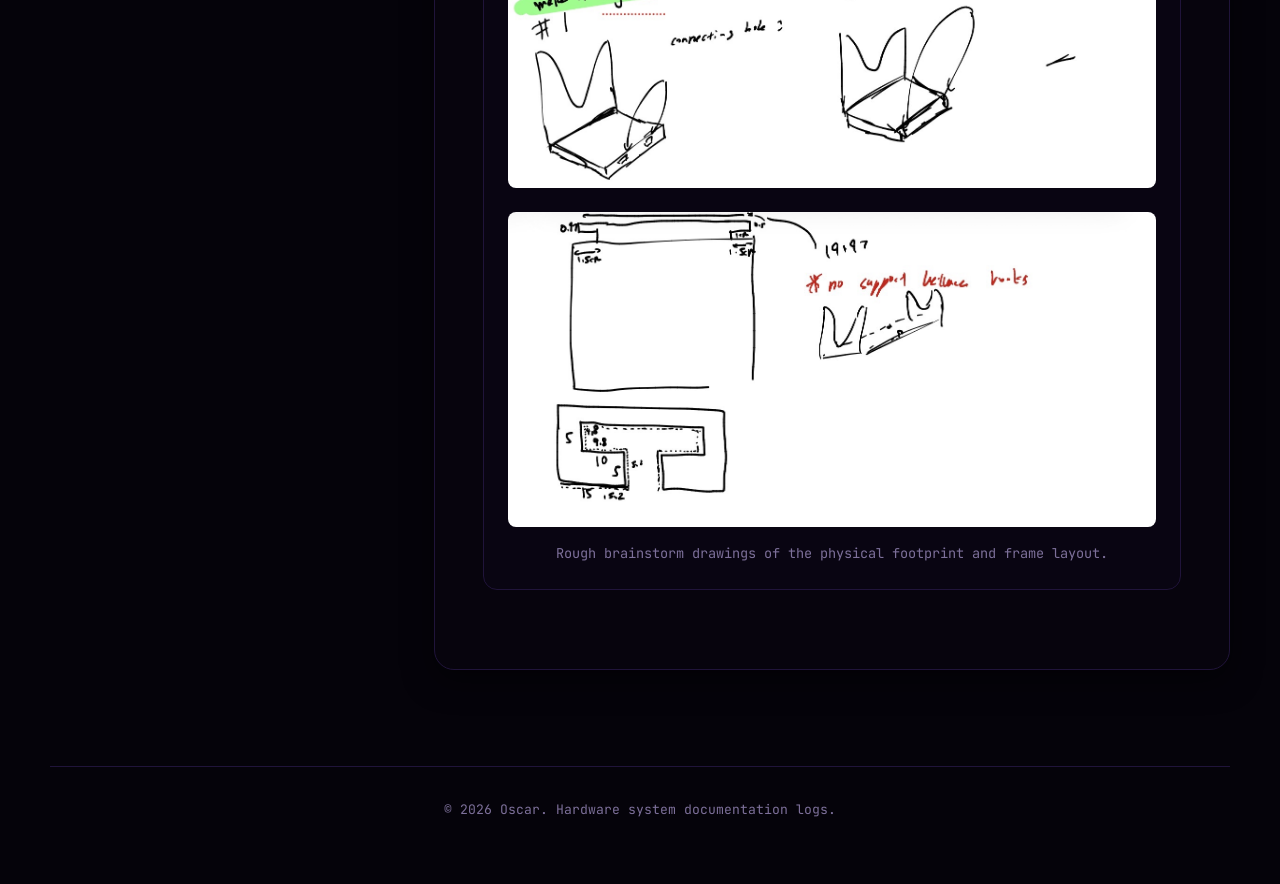
<file: bookshelf.html>
<!DOCTYPE html>
<html lang="en">
<head>
    <meta charset="UTF-8">
    <meta name="viewport" content="width=device-width, initial-scale=1.0">
    <title>Oscar // Fromsoftware Bookshelf</title>
    
    <link rel="preconnect" href="https://fonts.googleapis.com">
    <link rel="preconnect" href="https://fonts.gstatic.com" crossorigin>
    <link href="https://fonts.googleapis.com/css2?family=Space+Grotesk:wght@500;700&family=Plus+Jakarta+Sans:wght@400;500;600;700&family=JetBrains+Mono:wght@400;500&display=swap" rel="stylesheet">
    
    <style>
        /* PASSIONATE PURPLE THEME VARIABLES */
        :root {
            --bg-main: #05030a;        
            --bg-card: #0f0a1c;        
            --bg-card-hover: #150e26;  
            --border: #20143a;         
            --text-title: #ffffff;     
            --text-body: #e0dae9;      
            --text-muted: #7d709a;     
            --accent-purple: #c084fc;  
            --accent-blue: #4f46e5;    
            --accent-green: #10b981;   
            --bg-terminal: #090512;    
        }

        * {
            box-sizing: border-box;
            margin: 0;
            padding: 0;
        }

        body {
            font-family: 'Plus Jakarta Sans', sans-serif;
            background-color: var(--bg-main);
            color: var(--text-body);
            line-height: 1.6;
            padding: 4rem 2rem;
            display: flex;
            justify-content: center;
            min-height: 100vh;
        }

        .container {
            max-width: 1180px;
            width: 100%;
        }

        .back-registry {
            display: inline-flex;
            align-items: center;
            gap: 0.5rem;
            color: var(--text-muted);
            text-decoration: none;
            font-family: 'JetBrains Mono', monospace;
            font-size: 0.88rem;
            margin-bottom: 2rem;
            transition: color 0.2s ease, transform 0.2s ease;
        }

        .back-registry:hover {
            color: var(--accent-purple);
            transform: translateX(-4px);
        }

        header {
            margin-bottom: 3.5rem;
            border-bottom: 1px solid var(--border);
            padding-bottom: 1.5rem;
        }

        .header-meta {
            display: flex;
            justify-content: space-between;
            align-items: center;
            margin-bottom: 0.5rem;
        }

        .sys-id-tag {
            font-family: 'JetBrains Mono', monospace;
            font-size: 0.8rem;
            color: var(--accent-purple);
            letter-spacing: 1px;
        }

        .sys-status {
            font-family: 'JetBrains Mono', monospace;
            font-size: 0.75rem;
            color: var(--accent-green);
            background: rgba(16, 185, 129, 0.1);
            padding: 0.25rem 0.6rem;
            border-radius: 4px;
            border: 1px solid rgba(16, 185, 129, 0.2);
        }

        h1 {
            font-family: 'Space Grotesk', sans-serif;
            font-size: 2.5rem;
            font-weight: 700;
            color: var(--text-title);
            letter-spacing: -1px;
        }

        .workspace {
            display: grid;
            grid-template-columns: 320px 1fr;
            gap: 4rem;
            align-items: start;
        }

        .control-deck {
            position: sticky;
            top: 4rem;
            display: flex;
            position: relative;
            background: var(--bg-terminal);
            border: 1px solid var(--border);
            border-radius: 16px;
            padding: 1.5rem 1rem 1.5rem 2rem;
        }

        .fader-track-channel {
            position: absolute;
            top: 2rem;
            left: 1rem;
            width: 4px;
            height: calc(100% - 4rem);
            background-color: #120b20;
            border-radius: 2px;
            box-shadow: inset 1px 1px 3px rgba(0,0,0,0.8);
        }

        .mechanical-fader-block {
            position: absolute;
            left: 0.75rem; 
            width: 12px;
            height: 36px;
            background: linear-gradient(135deg, var(--accent-purple), var(--accent-blue));
            border-radius: 3px;
            box-shadow: 0 0 12px var(--accent-purple), inset 0 1px 2px rgba(255,255,255,0.4);
            z-index: 10;
            transition: top 0.3s cubic-bezier(0.25, 1, 0.5, 1);
            top: 2rem;
        }

        .deck-switch-stack {
            display: flex;
            flex-direction: column;
            gap: 1rem;
            width: 100%;
        }

        .deck-switch-plate {
            background-color: var(--bg-card);
            border: 1px solid var(--border);
            border-radius: 10px;
            padding: 1rem;
            cursor: pointer;
            width: 100%;
            text-align: left;
            transition: all 0.25s ease;
            display: flex;
            flex-direction: column;
            gap: 0.25rem;
            position: relative;
        }

        .deck-switch-plate:hover {
            background-color: var(--bg-card-hover);
            border-color: rgba(192, 132, 252, 0.3);
        }

        .plate-timestamp {
            font-family: 'JetBrains Mono', monospace;
            font-size: 0.68rem;
            color: var(--text-muted);
            letter-spacing: 0.5px;
        }

        .plate-headline {
            font-family: 'Space Grotesk', sans-serif;
            font-size: 0.95rem;
            font-weight: 600;
            color: var(--text-muted);
            transition: color 0.2s ease;
        }

        .deck-switch-plate.active {
            background-color: #170f30;
            border-color: var(--accent-purple);
            box-shadow: inset -4px 0 0 var(--accent-purple);
        }

        .deck-switch-plate.active .plate-timestamp {
            color: var(--accent-blue);
        }

        .deck-switch-plate.active .plate-headline {
            color: var(--text-title);
        }

        .data-display-bay {
            background-color: rgba(15, 10, 28, 0.2);
            border: 1px solid var(--border);
            border-radius: 20px;
            padding: 3rem;
            min-height: 600px;
            box-shadow: 0 10px 30px rgba(0,0,0,0.5);
        }

        .stage-pane {
            display: none;
            animation: terminalBoot 0.4s cubic-bezier(0.16, 1, 0.3, 1) forwards;
        }

        .stage-pane.active {
            display: block;
        }

        .pane-routing-tag {
            font-family: 'JetBrains Mono', monospace;
            font-size: 0.78rem;
            color: var(--accent-blue);
            text-transform: uppercase;
            margin-bottom: 0.5rem;
        }

        .pane-headline-main {
            font-family: 'Space Grotesk', sans-serif;
            font-size: 2rem;
            color: var(--text-title);
            border-bottom: 1px solid var(--border);
            padding-bottom: 1.2rem;
            margin-bottom: 1.8rem;
            letter-spacing: -0.5px;
        }

        .stage-pane h3 {
            font-family: 'Space Grotesk', sans-serif;
            font-size: 1.3rem;
            color: var(--text-title);
            margin: 2rem 0 0.8rem 0;
        }

        .stage-pane p {
            font-size: 1.05rem;
            color: var(--text-body);
            margin-bottom: 1.2rem;
            opacity: 0.95;
        }

        .image-container {
            width: 100%;
            background-color: var(--bg-terminal);
            border: 1px solid var(--border);
            border-radius: 14px;
            overflow: hidden;
            margin: 2rem 0;
            padding: 1.5rem;
            display: flex;
            flex-direction: column;
            align-items: center;
            gap: 1.5rem;
        }

        .image-container img {
            max-width: 100%;
            height: auto;
            border-radius: 8px;
            display: block;
        }

        figcaption {
            font-family: 'JetBrains Mono', monospace;
            font-size: 0.85rem;
            color: var(--text-muted);
            text-align: center;
            margin-top: -0.5rem;
        }

        @keyframes terminalBoot {
            from { opacity: 0; transform: scale(0.995) translateY(6px); }
            to { opacity: 1; transform: scale(1) translateY(0); }
        }

        footer {
            border-top: 1px solid var(--border);
            padding-top: 2rem;
            margin-top: 6rem;
            text-align: center;
            font-family: 'JetBrains Mono', monospace;
            font-size: 0.82rem;
            color: var(--text-muted);
        }

        @media (max-width: 900px) {
            .workspace { grid-template-columns: 1fr; gap: 2rem; }
            .control-deck { position: static; padding: 1rem; }
            .fader-track-channel, .mechanical-fader-block { display: none; }
            .deck-switch-stack { flex-direction: row; flex-wrap: wrap; }
            .deck-switch-plate { width: calc(50% - 0.5rem); }
            body { padding: 2rem 1rem; }
            .data-display-bay { padding: 1.8rem; }
        }
        @media (max-width: 580px) {
            .deck-switch-plate { width: 100%; }
        }
    </style>
</head>
<body>

    <div class="container">
        
        <a href="projects.html" class="back-registry">← back_to_registry</a>

        <header>
            <div class="header-meta">
                <span class="sys-id-tag">PIPELINE // MODULAR_FURNITURE_LOGS</span>
                <span class="sys-status">BUILD COMPLETED // ACTIVE</span>
            </div>
            <h1>Fromsoftware Bookshelf</h1>
        </header>

        <div class="workspace">
            
            <aside class="control-deck">
                <div class="fader-track-channel"></div>
                <div class="mechanical-fader-block" id="fader-knob"></div>

                <div class="deck-switch-stack" id="plate-group">
                    
                    <button class="deck-switch-plate active" onclick="activateDeckStage(0)">
                        <span class="plate-timestamp">[LOG_01] OVERVIEW</span>
                        <span class="plate-headline">Brainstorm & Design</span>
                    </button>

                    <button class="deck-switch-plate" onclick="activateDeckStage(1)">
                        <span class="plate-timestamp">[LOG_02] MECHANISM</span>
                        <span class="plate-headline">Joint Adaptation</span>
                    </button>

                    <button class="deck-switch-plate" onclick="activateDeckStage(2)">
                        <span class="plate-timestamp">[LOG_03] MODULARITY</span>
                        <span class="plate-headline">Infinite Extension</span>
                    </button>

                    <button class="deck-switch-plate" onclick="activateDeckStage(3)">
                        <span class="plate-timestamp">[LOG_04] FINAL</span>
                        <span class="plate-headline">Assembly Showcase</span>
                    </button>

                </div>
            </aside>

            <main class="data-display-bay">

                <div id="deck-pane-0" class="stage-pane active">
                    <div class="pane-routing-tag">PHASE_01 // INTENT_&_CONCEPT</div>
                    <h2 class="pane-headline-main">Project Overview & Brainstorming</h2>
                    <p>I bought about 1000 yuan (212 aud) worth of Fromsoftware Books, and i need a bookshelf for it. At the start i was browsing online for cool bookshelf, but all of them are either too complicated for my old, not so high quality seconded handed ender 3 pro, too small or i just dont like the style.</p>
                    <p>So i just ended up designing a really simple book shelf that is also big enough to fit all my books. The bookshelf is split into two halves, with a simple joint mechanism to connect the two.</p>
                    <p>Through this small project, I developed critical thinking through measurements and designing, I also had an introduction on tolerance and joint mechanism.</p>
                    
                    <p><strong>Outcome:</strong> A bookshelf that is big enough for my books!</p>

                    <div class="image-container">
                        <img src="Images/bookshelfbrainstorm1.png" alt="Brainstorm Sketch 1">
                        <img src="Images/bookshelfbrainstorm2.png" alt="Brainstorm Sketch 2">
                        <figcaption>Rough brainstorm drawings of the physical footprint and frame layout.</figcaption>
                    </div>
                </div>

                <div id="deck-pane-1" class="stage-pane">
                    <div class="pane-routing-tag">PHASE_02 // MECHANICAL_INTERFACE</div>
                    <h2 class="pane-headline-main">The Joint Mechanism</h2>
                    <p>I took inspiration of this random bookshelf design on makerworld, it uses this interlocking joint mechanism (i dont know the name of this but it works remarkably well).</p>
                    
                    <div class="image-container">
                        <img src="Images/joint1.png" alt="Makerworld Reference Joint">
                        <figcaption>Reference mechanism style found online during research phase.</figcaption>
                    </div>

                    <p>I adapted this idea into my bookshelf and it was a lot more simple.</p>

                    <div class="image-container">
                        <img src="Images/testjoint.jpg" alt="3D Printed Test Joint">
                        <figcaption>Making sure it works first so I did a test print, and it worked well.</figcaption>
                    </div>
                </div>

                <div id="deck-pane-2" class="stage-pane">
                    <div class="pane-routing-tag">PHASE_03 // SCALABILITY_PROTOTYPING</div>
                    <h2 class="pane-headline-main">Infinite Extension Capabilities</h2>
                    <p>By creating a dedicated center module component that features inverse slots on both facing sides, the footprint can easily be added onto down the line.</p>
                    
                    <div class="image-container">
                        <img src="Images/middle.png" alt="Middle Extension Piece CAD">
                        <figcaption>Now you can infinitely extend the bookshelf extension panels!!</figcaption>
                    </div>
                </div>

                <div id="deck-pane-3" class="stage-pane">
                    <div class="pane-routing-tag">PHASE_04 // PRODUCTION_VALIDATION</div>
                    <h2 class="pane-headline-main">The Final Print Build</h2>
                    <p>The print structural integrity holds up perfectly under heavy loaded constraints from thick concept art-books.</p>
                    
                    <div class="image-container">
                        <img src="Images/finalbookshelf.jpg" alt="Final Functional Bookshelf Build">
                        <figcaption>Looked just as expected, the joint still works, after connection it remains stable.</figcaption>
                    </div>
                </div>

            </main>

        </div>

        <footer>
            <p>© 2026 Oscar. Hardware system documentation logs.</p>
        </footer>

    </div>

    <script>
        function activateDeckStage(stageIndex) {
            const plates = document.querySelectorAll('.deck-switch-plate');
            const panes = document.querySelectorAll('.stage-pane');
            const faderKnob = document.getElementById('fader-knob');
            
            plates.forEach(p => p.classList.remove('active'));
            panes.forEach(pane => pane.classList.remove('active'));
            
            const targetedPlate = plates[stageIndex];
            targetedPlate.classList.add('active');
            document.getElementById(`deck-pane-${stageIndex}`).classList.add('active');
            
            const trackOffsetTop = targetedPlate.offsetTop;
            const plateHeight = targetedPlate.offsetHeight;
            
            const optimalKnobPosition = trackOffsetTop + (plateHeight / 2) - 18; 
            faderKnob.style.top = `${optimalKnobPosition}px`;
        }

        document.addEventListener("DOMContentLoaded", () => {
            activateDeckStage(0);
        });
    </script>

</body>
</html>
</file>
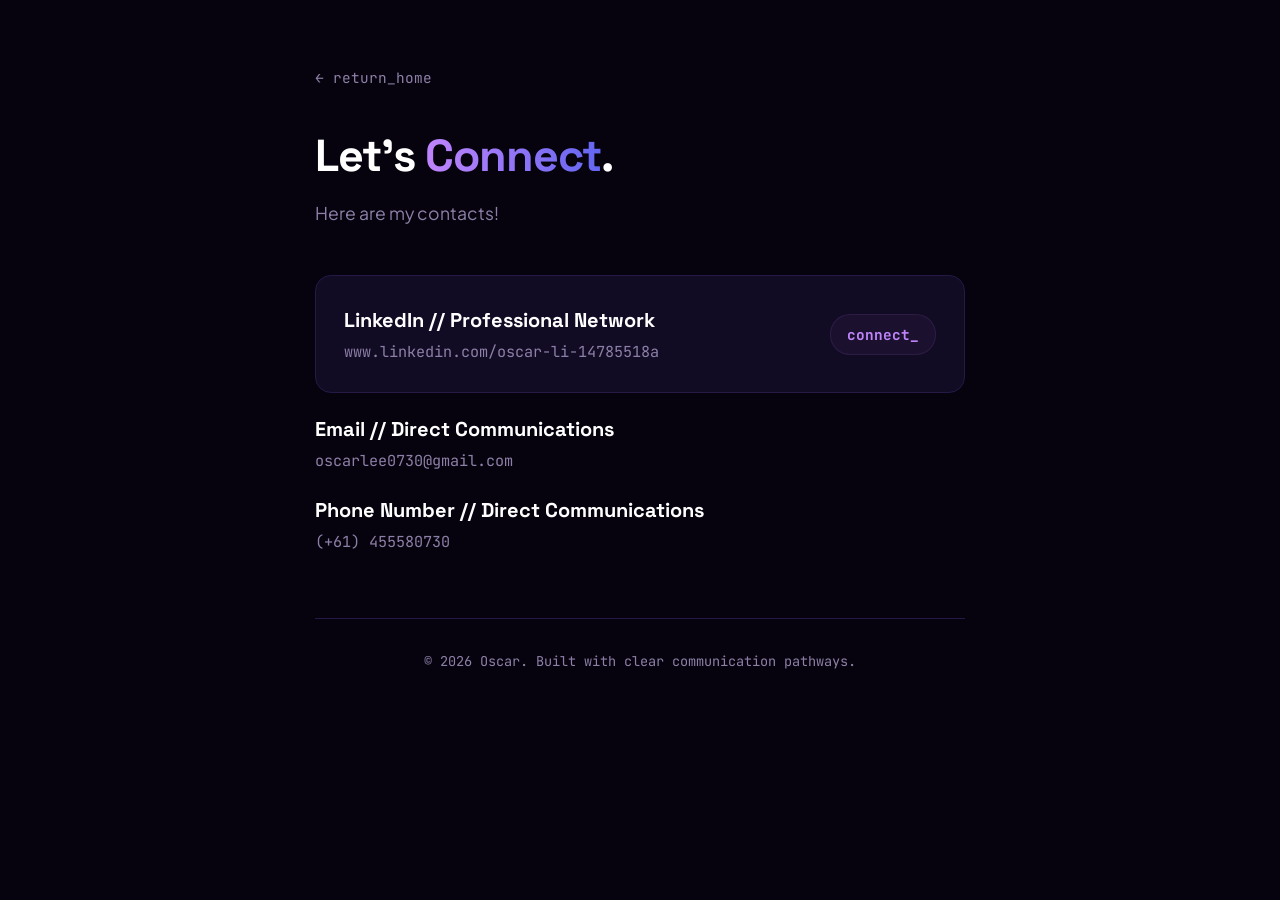
<file: contacts.html>
<!DOCTYPE html>
<html lang="en">
<head>
    <meta charset="UTF-8">
    <meta name="viewport" content="width=device-width, initial-scale=1.0">
    <title>Oscar // Contact</title>
    
    <!-- Premium clean fonts -->
    <link rel="preconnect" href="https://fonts.googleapis.com">
    <link rel="preconnect" href="https://fonts.gstatic.com" crossorigin>
    <link href="https://fonts.googleapis.com/css2?family=Space+Grotesk:wght@500;700&family=Plus+Jakarta+Sans:wght@400;500;600;700&family=JetBrains+Mono:wght@400;500&display=swap" rel="stylesheet">
    
    <style>
        /* PASSIONATE PURPLE THEME VARIABLES */
        :root {
            --bg-main: #06030e;        /* Dark obsidian purple night */
            --bg-card: #120b24;        /* Rich velvet purple for structural cards */
            --bg-card-hover: #191032;  /* Slightly brighter purple for hover reactions */
            --border: #261947;         /* Defined, clean border line */
            --text-title: #ffffff;     /* Crisp white for core headings */
            --text-body: #e3ddec;      /* Bright, high-readability text */
            --text-muted: #8d80a8;     /* Soft purple-grey for details */
            --accent-purple: #c084fc;  /* Neon electric lavender */
            --accent-blue: #6366f1;    /* Deep cosmic indigo */
            --linkedin-blue: #0077b5;  /* Official LinkedIn Accent */
        }

        /* RESET & BASE LAYOUT */
        * {
            box-sizing: border-box;
            margin: 0;
            padding: 0;
        }

        body {
            font-family: 'Plus Jakarta Sans', sans-serif;
            background-color: var(--bg-main);
            color: var(--text-body);
            line-height: 1.6;
            padding: 4rem 2rem;
            display: flex;
            justify-content: center;
            min-height: 100vh;
        }

        .container {
            max-width: 650px; /* Slimmer, cleaner container layout for communications */
            width: 100%;
        }

        /* BACK BUTTON */
        .back-home {
            display: inline-flex;
            align-items: center;
            gap: 0.5rem;
            color: var(--text-muted);
            text-decoration: none;
            font-family: 'JetBrains Mono', monospace;
            font-size: 0.9rem;
            margin-bottom: 2.5rem;
            transition: color 0.2s ease, transform 0.2s ease;
        }

        .back-home:hover {
            color: var(--accent-purple);
            transform: translateX(-4px);
        }

        /* HEADER BLOCK */
        header {
            margin-bottom: 3rem;
        }

        h1 {
            font-family: 'Space Grotesk', sans-serif;
            font-size: 2.8rem;
            font-weight: 700;
            color: var(--text-title);
            letter-spacing: -1px;
            line-height: 1.2;
            margin-bottom: 1rem;
        }

        h1 span {
            background: linear-gradient(to right, var(--accent-purple), var(--accent-blue));
            -webkit-background-clip: text;
            -webkit-text-fill-color: transparent;
        }

        .subtitle {
            font-size: 1.1rem;
            color: var(--text-muted);
        }

        /* CONTACT GRID LAYOUT */
        .contact-stack {
            display: flex;
            flex-direction: column;
            gap: 1.25rem;
            margin-bottom: 4rem;
        }

        .contact-card {
            background-color: var(--bg-card);
            border: 1px solid var(--border);
            border-radius: 16px;
            padding: 1.75rem;
            text-decoration: none;
            color: var(--text-body);
            display: flex;
            justify-content: space-between;
            align-items: center;
            transition: all 0.25s cubic-bezier(0.4, 0, 0.2, 1);
        }

        .card-details h3 {
            font-family: 'Space Grotesk', sans-serif;
            font-size: 1.25rem;
            color: var(--text-title);
            margin-bottom: 0.25rem;
            display: flex;
            align-items: center;
            gap: 0.5rem;
        }

        .card-details p {
            font-size: 0.95rem;
            color: var(--text-muted);
            font-family: 'JetBrains Mono', monospace;
        }

        .contact-action {
            font-family: 'JetBrains Mono', monospace;
            font-size: 0.9rem;
            font-weight: 700;
            color: var(--accent-purple);
            background: rgba(192, 132, 252, 0.05);
            padding: 0.5rem 1rem;
            border-radius: 20px;
            border: 1px solid rgba(192, 132, 252, 0.1);
            transition: all 0.2s ease;
        }

        /* HOVER INTERACTIONS */
        .contact-card:hover {
            background-color: var(--bg-card-hover);
            border-color: var(--accent-purple);
            transform: translateY(-2px);
            box-shadow: 0 6px 20px rgba(192, 132, 252, 0.05);
        }

        .contact-card:hover .contact-action {
            background-color: var(--accent-purple);
            color: var(--bg-main);
            border-color: var(--accent-purple);
            box-shadow: 0 4px 12px rgba(192, 132, 252, 0.2);
        }

        /* MINIMAL FOOTER */
        footer {
            border-top: 1px solid var(--border);
            padding-top: 2rem;
            text-align: center;
            font-family: 'JetBrains Mono', monospace;
            font-size: 0.85rem;
            color: var(--text-muted);
        }

        @media (max-width: 580px) {
            h1 { font-size: 2.2rem; }
            body { padding: 2rem 1rem; }
            .contact-card { flex-direction: column; align-items: flex-start; gap: 1rem; }
            .contact-action { align-self: flex-end; }
        }
    </style>
</head>
<body>

    <div class="container">
        
        <!-- BACK TO HOME NAVIGATION -->
        <a href="index.html" class="back-home">← return_home</a>

        <!-- HEADER BLOCK -->
        <header>
            <h1>Let's <span>Connect</span>.</h1>
            <p class="subtitle">Here are my contacts!</p>
        </header>

        <!-- SECURE CHANNELS STACK -->
        <main class="contact-stack">
            
            <!-- LINKEDIN CONNECT CARD -->
            <a href="https://www.linkedin.com/in/oscar-li-14785518a/" target="_blank" class="contact-card">
                <div class="card-details">
                    <h3>LinkedIn // Professional Network</h3>
                    <p>www.linkedin.com/oscar-li-14785518a</p>
                </div>
                <span class="contact-action">connect_</span>
            </a>

            <!-- EMAIL CARD -->
                <div class="card-details">
                    <h3>Email // Direct Communications</h3>
                    <p>oscarlee0730@gmail.com</p>
                </div>
    
            <!-- ACADEMIC / INSTITUTIONAL REFERENCE CARD -->
            <div class="card-details">
                    <h3>Phone Number // Direct Communications</h3>
                    <p>(+61) 455580730</p>
                </div>

        </main>

        <!-- CONSOLE FOOTER -->
        <footer>
            <p>© 2026 Oscar. Built with clear communication pathways.</p>
        </footer>

    </div>

</body>
</html>
</file>
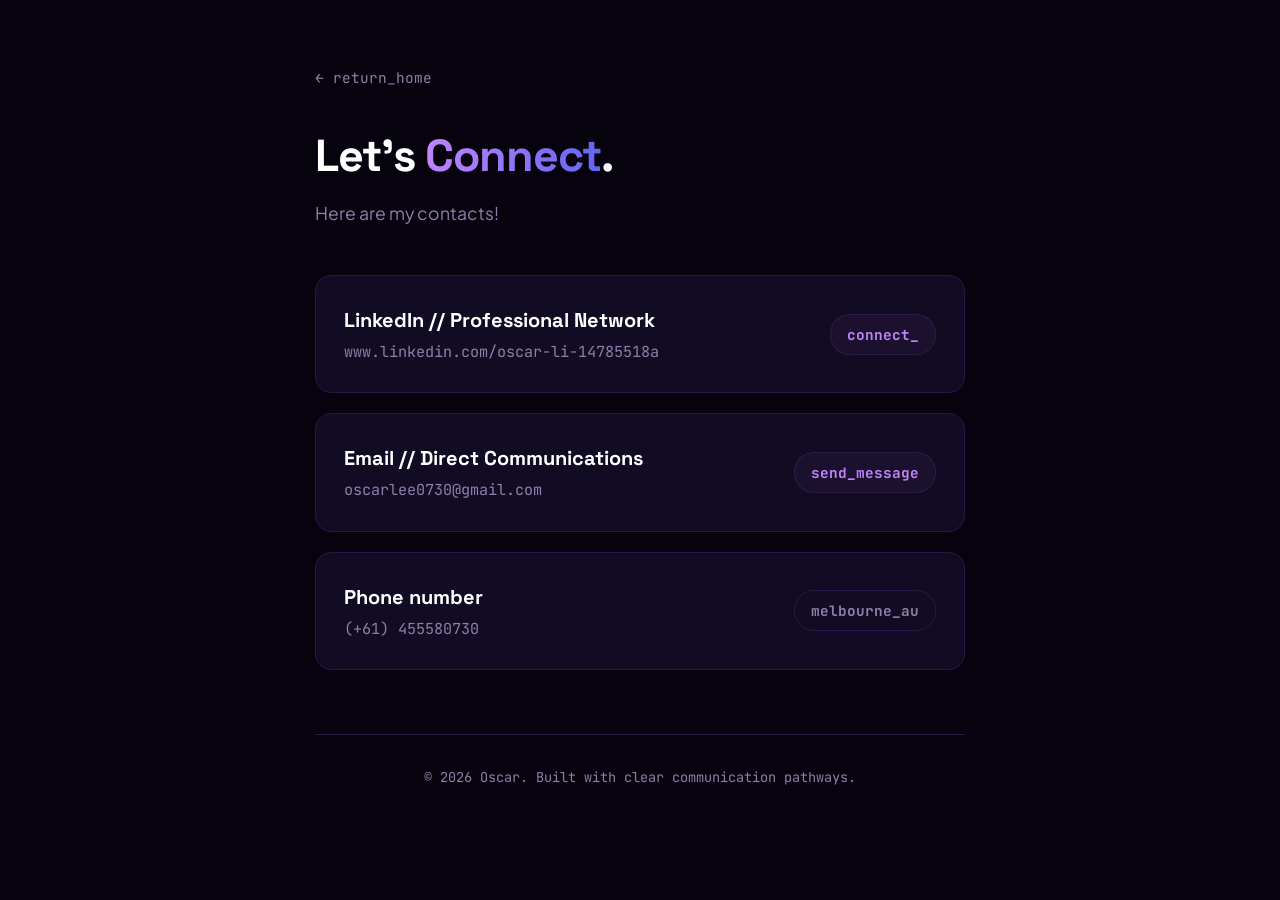
<file: CONTACTS.html>
<!DOCTYPE html>
<html lang="en">
<head>
    <meta charset="UTF-8">
    <meta name="viewport" content="width=device-width, initial-scale=1.0">
    <title>Oscar // Contact</title>
    
    <!-- Premium clean fonts -->
    <link rel="preconnect" href="https://fonts.googleapis.com">
    <link rel="preconnect" href="https://fonts.gstatic.com" crossorigin>
    <link href="https://fonts.googleapis.com/css2?family=Space+Grotesk:wght@500;700&family=Plus+Jakarta+Sans:wght@400;500;600;700&family=JetBrains+Mono:wght@400;500&display=swap" rel="stylesheet">
    
    <style>
        /* PASSIONATE PURPLE THEME VARIABLES */
        :root {
            --bg-main: #06030e;        /* Dark obsidian purple night */
            --bg-card: #120b24;        /* Rich velvet purple for structural cards */
            --bg-card-hover: #191032;  /* Slightly brighter purple for hover reactions */
            --border: #261947;         /* Defined, clean border line */
            --text-title: #ffffff;     /* Crisp white for core headings */
            --text-body: #e3ddec;      /* Bright, high-readability text */
            --text-muted: #8d80a8;     /* Soft purple-grey for details */
            --accent-purple: #c084fc;  /* Neon electric lavender */
            --accent-blue: #6366f1;    /* Deep cosmic indigo */
            --linkedin-blue: #0077b5;  /* Official LinkedIn Accent */
        }

        /* RESET & BASE LAYOUT */
        * {
            box-sizing: border-box;
            margin: 0;
            padding: 0;
        }

        body {
            font-family: 'Plus Jakarta Sans', sans-serif;
            background-color: var(--bg-main);
            color: var(--text-body);
            line-height: 1.6;
            padding: 4rem 2rem;
            display: flex;
            justify-content: center;
            min-height: 100vh;
        }

        .container {
            max-width: 650px; /* Slimmer, cleaner container layout for communications */
            width: 100%;
        }

        /* BACK BUTTON */
        .back-home {
            display: inline-flex;
            align-items: center;
            gap: 0.5rem;
            color: var(--text-muted);
            text-decoration: none;
            font-family: 'JetBrains Mono', monospace;
            font-size: 0.9rem;
            margin-bottom: 2.5rem;
            transition: color 0.2s ease, transform 0.2s ease;
        }

        .back-home:hover {
            color: var(--accent-purple);
            transform: translateX(-4px);
        }

        /* HEADER BLOCK */
        header {
            margin-bottom: 3rem;
        }

        h1 {
            font-family: 'Space Grotesk', sans-serif;
            font-size: 2.8rem;
            font-weight: 700;
            color: var(--text-title);
            letter-spacing: -1px;
            line-height: 1.2;
            margin-bottom: 1rem;
        }

        h1 span {
            background: linear-gradient(to right, var(--accent-purple), var(--accent-blue));
            -webkit-background-clip: text;
            -webkit-text-fill-color: transparent;
        }

        .subtitle {
            font-size: 1.1rem;
            color: var(--text-muted);
        }

        /* CONTACT GRID LAYOUT */
        .contact-stack {
            display: flex;
            flex-direction: column;
            gap: 1.25rem;
            margin-bottom: 4rem;
        }

        .contact-card {
            background-color: var(--bg-card);
            border: 1px solid var(--border);
            border-radius: 16px;
            padding: 1.75rem;
            text-decoration: none;
            color: var(--text-body);
            display: flex;
            justify-content: space-between;
            align-items: center;
            transition: all 0.25s cubic-bezier(0.4, 0, 0.2, 1);
        }

        .card-details h3 {
            font-family: 'Space Grotesk', sans-serif;
            font-size: 1.25rem;
            color: var(--text-title);
            margin-bottom: 0.25rem;
            display: flex;
            align-items: center;
            gap: 0.5rem;
        }

        .card-details p {
            font-size: 0.95rem;
            color: var(--text-muted);
            font-family: 'JetBrains Mono', monospace;
        }

        .contact-action {
            font-family: 'JetBrains Mono', monospace;
            font-size: 0.9rem;
            font-weight: 700;
            color: var(--accent-purple);
            background: rgba(192, 132, 252, 0.05);
            padding: 0.5rem 1rem;
            border-radius: 20px;
            border: 1px solid rgba(192, 132, 252, 0.1);
            transition: all 0.2s ease;
        }

        /* HOVER INTERACTIONS */
        .contact-card:hover {
            background-color: var(--bg-card-hover);
            border-color: var(--accent-purple);
            transform: translateY(-2px);
            box-shadow: 0 6px 20px rgba(192, 132, 252, 0.05);
        }

        .contact-card:hover .contact-action {
            background-color: var(--accent-purple);
            color: var(--bg-main);
            border-color: var(--accent-purple);
            box-shadow: 0 4px 12px rgba(192, 132, 252, 0.2);
        }

        /* MINIMAL FOOTER */
        footer {
            border-top: 1px solid var(--border);
            padding-top: 2rem;
            text-align: center;
            font-family: 'JetBrains Mono', monospace;
            font-size: 0.85rem;
            color: var(--text-muted);
        }

        @media (max-width: 580px) {
            h1 { font-size: 2.2rem; }
            body { padding: 2rem 1rem; }
            .contact-card { flex-direction: column; align-items: flex-start; gap: 1rem; }
            .contact-action { align-self: flex-end; }
        }
    </style>
</head>
<body>

    <div class="container">
        
        <!-- BACK TO HOME NAVIGATION -->
        <a href="index.html" class="back-home">← return_home</a>

        <!-- HEADER BLOCK -->
        <header>
            <h1>Let's <span>Connect</span>.</h1>
            <p class="subtitle">Here are my contacts!</p>
        </header>

        <!-- SECURE CHANNELS STACK -->
        <main class="contact-stack">
            
            <!-- LINKEDIN CONNECT CARD -->
            <a href="https://www.linkedin.com/in/oscar-li-14785518a/" target="_blank" class="contact-card">
                <div class="card-details">
                    <h3>LinkedIn // Professional Network</h3>
                    <p>www.linkedin.com/oscar-li-14785518a</p>
                </div>
                <span class="contact-action">connect_</span>
            </a>

            <!-- EMAIL CARD -->
            <a href="oscarlee0730@gmail.com" class="contact-card">
                <div class="card-details">
                    <h3>Email // Direct Communications</h3>
                    <p>oscarlee0730@gmail.com</p>
                </div>
                <span class="contact-action">send_message</span>
            </a>

            <!-- ACADEMIC / INSTITUTIONAL REFERENCE CARD -->
            <div class="contact-card" style="cursor: default; pointer-events: none;">
                <div class="card-details">
                    <h3>Phone number</h3>
                    <p>(+61) 455580730</p>
                </div>
                <!-- Non-clickable tag to match styling rules -->
                <span class="contact-action" style="background:none; border-color:var(--border); color:var(--text-muted);">melbourne_au</span>
            </div>

        </main>

        <!-- CONSOLE FOOTER -->
        <footer>
            <p>© 2026 Oscar. Built with clear communication pathways.</p>
        </footer>

    </div>

</body>
</html>
</file>
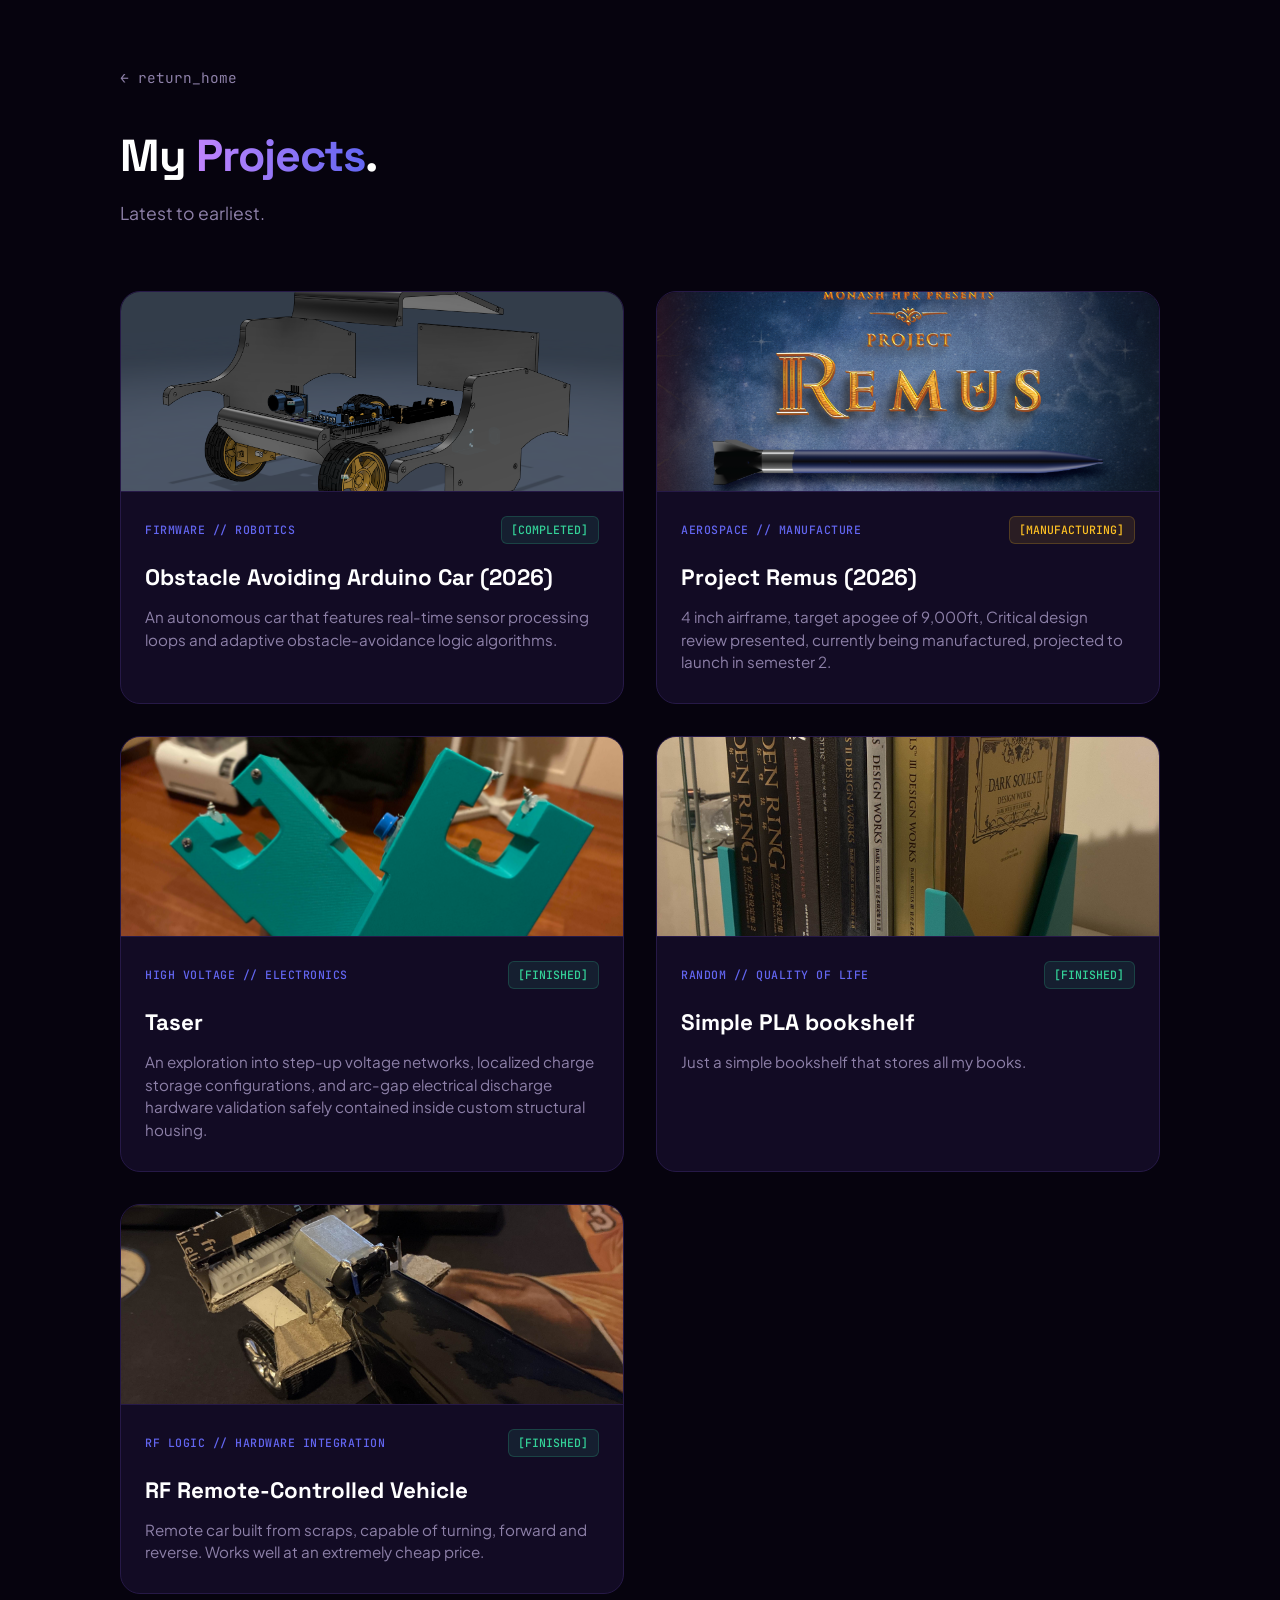
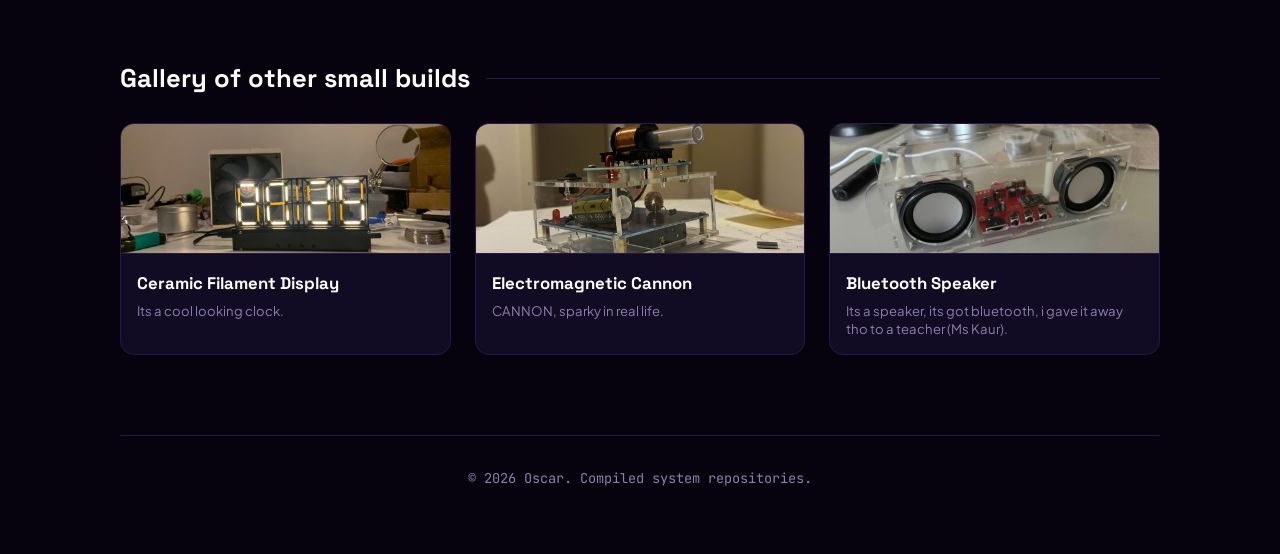
<file: projects.html>
<!DOCTYPE html>
<html lang="en">
<head>
    <meta charset="UTF-8">
    <meta name="viewport" content="width=device-width, initial-scale=1.0">
    <title>Oscar // Project Registry</title>
    
    <link rel="preconnect" href="https://fonts.googleapis.com">
    <link rel="preconnect" href="https://fonts.gstatic.com" crossorigin>
    <link href="https://fonts.googleapis.com/css2?family=Space+Grotesk:wght@500;700&family=Plus+Jakarta+Sans:wght@400;500;600;700&family=JetBrains+Mono:wght@400;500&display=swap" rel="stylesheet">
    
    <style>
        /* PASSIONATE PURPLE THEME VARIABLES */
        :root {
            --bg-main: #06030e;        /* Dark obsidian purple night */
            --bg-card: #120b24;        /* Rich velvet purple for structural cards */
            --bg-card-hover: #191032;  /* Slightly brighter purple for hover reactions */
            --border: #261947;         /* Defined, clean border line */
            --text-title: #ffffff;     /* Crisp white for core headings */
            --text-body: #e3ddec;      /* Bright, high-readability text */
            --text-muted: #8d80a8;     /* Soft purple-grey for details */
            --accent-purple: #c084fc;  /* Neon electric lavender */
            --accent-blue: #6366f1;    /* Deep cosmic indigo */
            --accent-green: #34d399;   /* Crisp neon mint for active/finished statuses */
            --accent-amber: #fbbf24;   /* Amber for manufacturing/in-progress */
        }

        /* RESET & BASE LAYOUT */
        * {
            box-sizing: border-box;
            margin: 0;
            padding: 0;
        }

        body {
            font-family: 'Plus Jakarta Sans', sans-serif;
            background-color: var(--bg-main);
            color: var(--text-body);
            line-height: 1.6;
            padding: 4rem 2rem;
            display: flex;
            justify-content: center;
            min-height: 100vh;
        }

        .container {
            max-width: 1040px;
            width: 100%;
        }

        /* BACK BUTTON */
        .back-home {
            display: inline-flex;
            align-items: center;
            gap: 0.5rem;
            color: var(--text-muted);
            text-decoration: none;
            font-family: 'JetBrains Mono', monospace;
            font-size: 0.9rem;
            margin-bottom: 2.5rem;
            transition: color 0.2s ease, transform 0.2s ease;
        }

        .back-home:hover {
            color: var(--accent-purple);
            transform: translateX(-4px);
        }

        /* HEADER BLOCK */
        header {
            margin-bottom: 4rem;
        }

        h1 {
            font-family: 'Space Grotesk', sans-serif;
            font-size: 2.8rem;
            font-weight: 700;
            color: var(--text-title);
            letter-spacing: -1px;
            line-height: 1.2;
            margin-bottom: 1rem;
        }

        h1 span {
            background: linear-gradient(to right, var(--accent-purple), var(--accent-blue));
            -webkit-background-clip: text;
            -webkit-text-fill-color: transparent;
        }

        .subtitle {
            font-size: 1.1rem;
            color: var(--text-muted);
            max-width: 600px;
        }

        h2.section-divider {
            font-family: 'Space Grotesk', sans-serif;
            font-size: 1.6rem;
            color: var(--text-title);
            margin: 4rem 0 1.5rem 0;
            display: flex;
            align-items: center;
            gap: 1rem;
        }

        h2.section-divider::after {
            content: '';
            flex: 1;
            height: 1px;
            background: var(--border);
        }

        /* MAIN PROJECTS GRID (2 Columns) */
        .projects-grid {
            display: grid;
            grid-template-columns: repeat(2, 1fr);
            gap: 2rem;
        }

        /* INTERACTIVE LINK CARDS */
        .project-card {
            background-color: var(--bg-card);
            border: 1px solid var(--border);
            border-radius: 20px;
            overflow: hidden;
            display: flex;
            flex-direction: column;
            text-decoration: none;
            color: inherit;
            transition: all 0.3s cubic-bezier(0.4, 0, 0.2, 1);
        }

        .project-card:hover {
            border-color: rgba(192, 132, 252, 0.4);
            background-color: var(--bg-card-hover);
            transform: translateY(-4px);
            box-shadow: 0 12px 30px rgba(0, 0, 0, 0.5);
        }

        /* MEDIA AREA (Top of main cards) */
        .card-media {
            height: 200px;
            width: 100%;
            position: relative;
            background-color: rgba(6, 3, 14, 0.4);
            border-bottom: 1px solid var(--border);
            display: flex;
            justify-content: center;
            align-items: center;
            overflow: hidden;
        }

        .card-media img {
            width: 100%;
            height: 100%;
            object-fit: cover;
            position: absolute;
            top: 0;
            left: 0;
            z-index: 2;
        }

        /* CARD HEADER METADATA */
        .card-meta {
            padding: 1.5rem 1.5rem 0 1.5rem;
            display: flex;
            justify-content: space-between;
            align-items: center;
        }

        .telemetry-tag {
            font-family: 'JetBrains Mono', monospace;
            font-size: 0.72rem;
            color: var(--accent-blue);
            font-weight: 500;
            letter-spacing: 0.5px;
        }

        .status-badge {
            font-family: 'JetBrains Mono', monospace;
            font-size: 0.72rem;
            padding: 0.25rem 0.6rem;
            border-radius: 6px;
            font-weight: 500;
        }

        .status-badge.finished {
            background: rgba(52, 211, 153, 0.1);
            color: var(--accent-green);
            border: 1px solid rgba(52, 211, 153, 0.2);
        }

        .status-badge.manufacturing {
            background: rgba(251, 191, 36, 0.1);
            color: var(--accent-amber);
            border: 1px solid rgba(251, 191, 36, 0.2);
        }

        /* CARD TEXT CONTENT */
        .card-body {
            padding: 1rem 1.5rem 1.8rem 1.5rem;
            display: flex;
            flex-direction: column;
            flex-grow: 1;
        }

        .card-body h3 {
            font-family: 'Space Grotesk', sans-serif;
            font-size: 1.4rem;
            color: var(--text-title);
            margin-bottom: 0.6rem;
        }

        .card-body p {
            font-size: 0.95rem;
            color: var(--text-muted);
            line-height: 1.5;
        }

        /* MINOR LOGS GALLERY (3 Columns, compact layout) */
        .archives-grid {
            display: grid;
            grid-template-columns: repeat(3, 1fr);
            gap: 1.5rem;
        }

        /* INTERACTIVE ARCHIVE LINKS */
        .archive-card {
            background-color: var(--bg-card);
            border: 1px solid var(--border);
            border-radius: 14px;
            overflow: hidden;
            text-decoration: none;
            color: inherit;
            display: flex;
            flex-direction: column;
            transition: all 0.2s ease;
        }

        .archive-card:hover {
            border-color: rgba(192, 132, 252, 0.3);
            background-color: var(--bg-card-hover);
            transform: translateY(-2px);
        }

        .archive-media {
            height: 130px;
            position: relative;
            background-color: rgba(6, 3, 14, 0.5);
            border-bottom: 1px solid var(--border);
            display: flex;
            justify-content: center;
            align-items: center;
        }

        .archive-media img {
            width: 100%;
            height: 100%;
            object-fit: cover;
            position: absolute;
            top: 0;
            left: 0;
        }

        .archive-body {
            padding: 1rem;
        }

        .archive-body h4 {
            font-family: 'Space Grotesk', sans-serif;
            font-size: 1.05rem;
            color: var(--text-title);
            margin-bottom: 0.3rem;
        }

        .archive-body p {
            font-size: 0.82rem;
            color: var(--text-muted);
            line-height: 1.4;
        }

        /* FOOTER */
        footer {
            border-top: 1px solid var(--border);
            padding-top: 2rem;
            margin-top: 5rem;
            text-align: center;
            font-family: 'JetBrains Mono', monospace;
            font-size: 0.85rem;
            color: var(--text-muted);
        }

        /* RESPONSIVE RENDERING */
        @media (max-width: 900px) {
            .projects-grid { grid-template-columns: 1fr; }
            .archives-grid { grid-template-columns: repeat(2, 1fr); }
        }

        @media (max-width: 600px) {
            body { padding: 2rem 1rem; }
            .archives-grid { grid-template-columns: 1fr; }
            h1 { font-size: 2.2rem; }
        }
    </style>
</head>
<body>

    <div class="container">
        
        <a href="index.html" class="back-home">← return_home</a>

        <header>
            <h1>My <span>Projects</span>.</h1>
            <p class="subtitle">Latest to earliest.</p>
        </header>

        <main class="projects-grid">
            
            <a href="arduino-car.html" class="project-card">
                <div class="card-media">
                    <img src="Images/carassembly.png" alt="Arduino Car" class="project-img">
                </div>
                <div class="card-meta">
                    <span class="telemetry-tag">FIRMWARE // ROBOTICS</span>
                    <span class="status-badge finished">[COMPLETED]</span>
                </div>
                <div class="card-body">
                    <h3>Obstacle Avoiding Arduino Car (2026)</h3>
                    <p>An autonomous car that features real-time sensor processing loops and adaptive obstacle-avoidance logic algorithms.</p>
                </div>
            </a>

            <a href="remus.html" class="project-card">
                <div class="card-media">
                    <img src="Images/remus.png" alt="Project Remus" class="project-img">
                </div>
                <div class="card-meta">
                    <span class="telemetry-tag">AEROSPACE // MANUFACTURE</span>
                    <span class="status-badge manufacturing">[MANUFACTURING]</span>
                </div>
                <div class="card-body">
                    <h3>Project Remus (2026)</h3>
                    <p>4 inch airframe, target apogee of 9,000ft, Critical design review presented, currently being manufactured, projected to launch in semester 2.</p>
                </div>
            </a>

            <a href="taser.html" class="project-card">
                <div class="card-media">
                    <img src="Images/tasers.jpg" alt="Taser" class="project-img">
                </div>
                <div class="card-meta">
                    <span class="telemetry-tag">HIGH VOLTAGE // ELECTRONICS</span>
                    <span class="status-badge finished">[FINISHED]</span>
                </div>
                <div class="card-body">
                    <h3>Taser</h3>
                    <p>An exploration into step-up voltage networks, localized charge storage configurations, and arc-gap electrical discharge hardware validation safely contained inside custom structural housing.</p>
                </div>
            </a>

            <a href="bookshelf.html" class="project-card">
                <div class="card-media">
                    <img src="Images/bookshelf.jpg" alt="bookshelf" class="project-img">
                </div>
                <div class="card-meta">
                    <span class="telemetry-tag">RANDOM // QUALITY OF LIFE</span>
                    <span class="status-badge finished">[FINISHED]</span>
                </div>
                <div class="card-body">
                    <h3>Simple PLA bookshelf</h3>
                    <p>Just a simple bookshelf that stores all my books.</p>
                </div>
            </a>

            <a href="rc-car.html" class="project-card">
                <div class="card-media">
                    <img src="Images/v3.jpg" alt="remote car" class="project-img">
                </div>
                <div class="card-meta">
                    <span class="telemetry-tag">RF LOGIC // HARDWARE INTEGRATION</span>
                    <span class="status-badge finished">[FINISHED]</span>
                </div>
                <div class="card-body">
                    <h3>RF Remote-Controlled Vehicle</h3>
                    <p>Remote car built from scraps, capable of turning, forward and reverse. Works well at an extremely cheap price.</p>
                </div>
            </a>

        </main>

        <h2 class="section-divider">Gallery of other small builds</h2>
        
        <section class="archives-grid">
            
            <a href="ceramic-display.html" class="archive-card">
                <div class="archive-media">
                    <img src="Images/CFD.jpg" alt="Ceramic Filament Display" class="project-img">
                </div>
                <div class="archive-body">
                    <h4>Ceramic Filament Display</h4>
                    <p>Its a cool looking clock.</p>
                </div>
            </a>

            <a href="em-cannon.html" class="archive-card">
                <div class="archive-media">
                    <img src="Images/ECannon.jpg" alt="Electromagnetic Cannon" class="project-img">
                </div>
                <div class="archive-body">
                    <h4>Electromagnetic Cannon</h4>
                    <p>CANNON, sparky in real life.</p>
                </div>
            </a>

            <a href="speaker-project.html" class="archive-card">
                <div class="archive-media">
                    <img src="Images/speaker.jpg" alt="Speaker" class="project-img">
                </div>
                <div class="archive-body">
                    <h4>Bluetooth Speaker</h4>
                    <p>Its a speaker, its got bluetooth, i gave it away tho to a teacher (Ms Kaur).</p>
                </div>
            </a>

        </section>

        <footer>
            <p>© 2026 Oscar. Compiled system repositories.</p>
        </footer>

    </div>

</body>
</html>
</file>
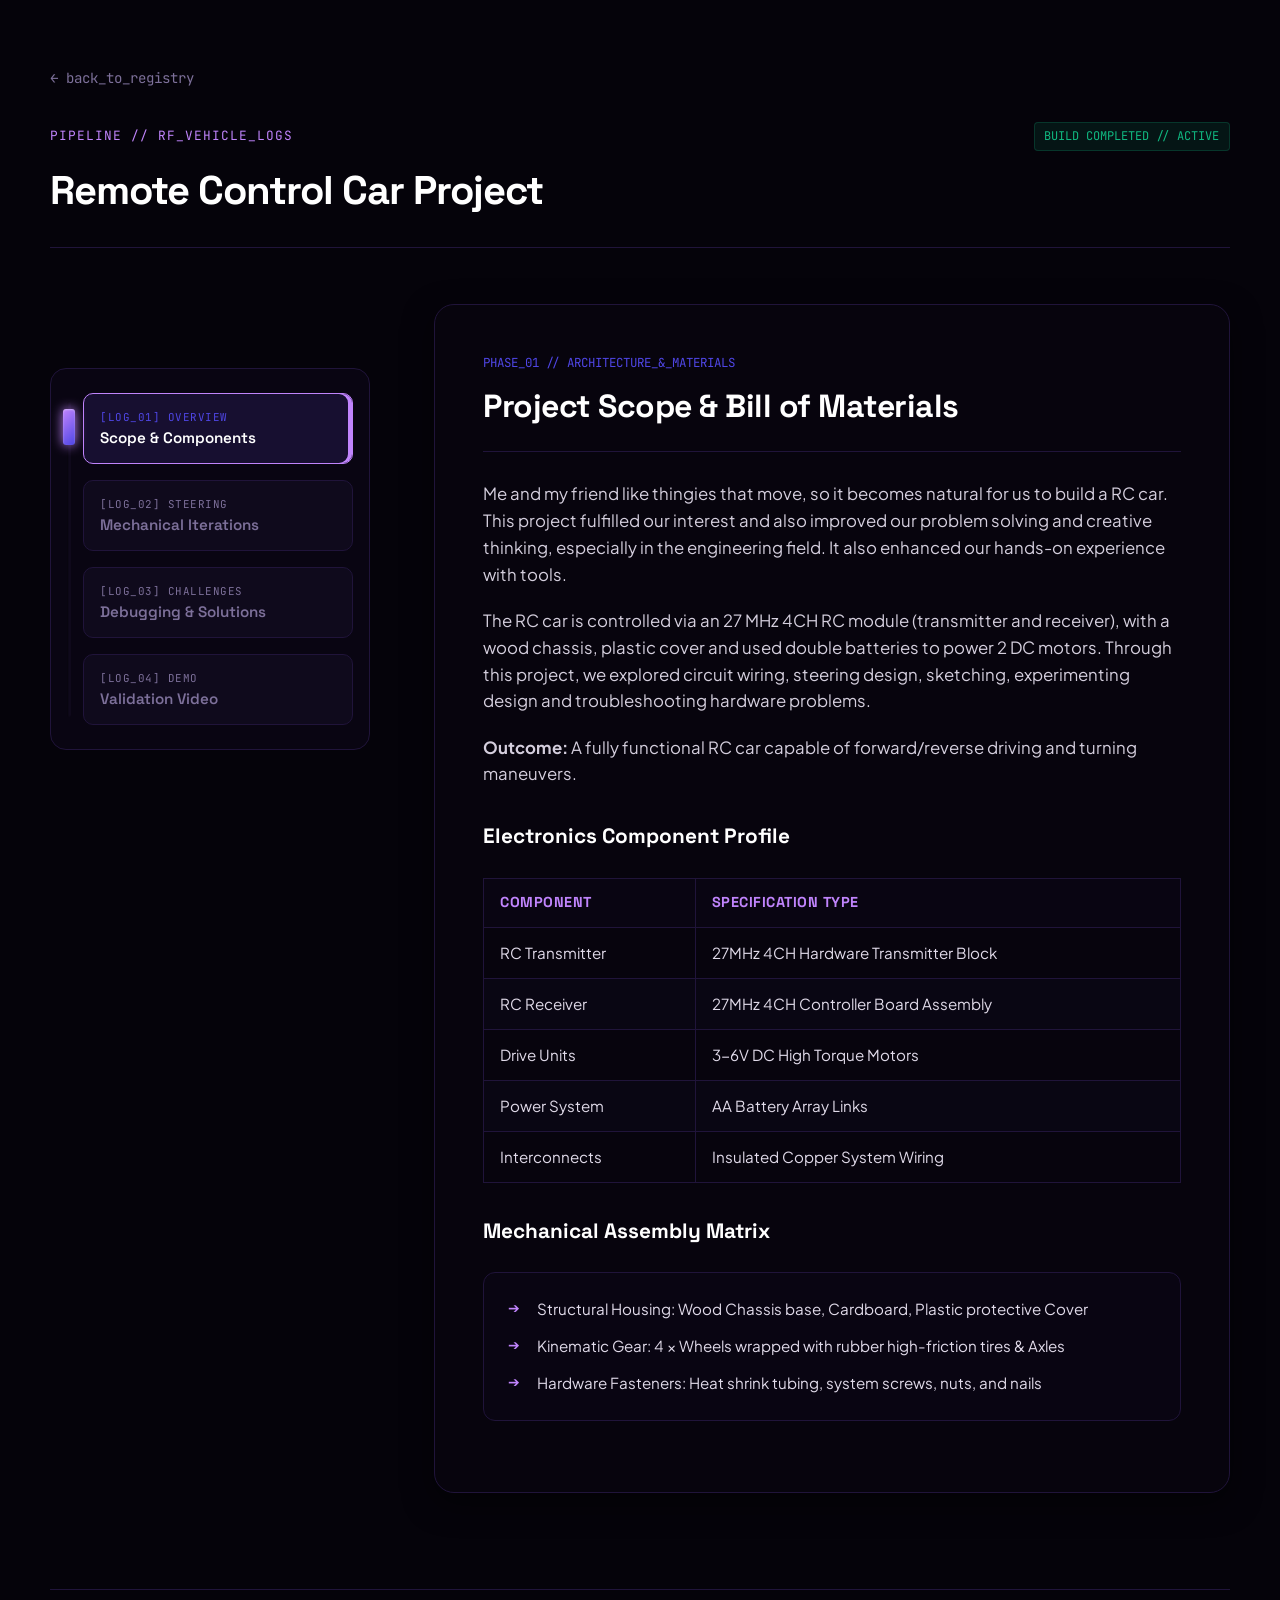
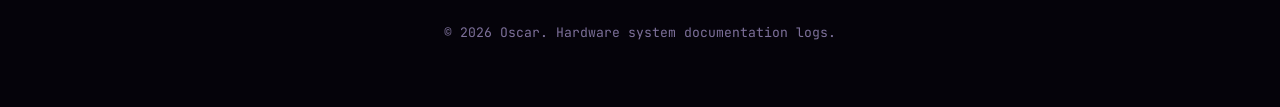
<file: rc-car.html>
<!DOCTYPE html>
<html lang="en">
<head>
    <meta charset="UTF-8">
    <meta name="viewport" content="width=device-width, initial-scale=1.0">
    <title>Oscar // Remote Control Car</title>
    
    <link rel="preconnect" href="https://fonts.googleapis.com">
    <link rel="preconnect" href="https://fonts.gstatic.com" crossorigin>
    <link href="https://fonts.googleapis.com/css2?family=Space+Grotesk:wght@500;700&family=Plus+Jakarta+Sans:wght@400;500;600;700&family=JetBrains+Mono:wght@400;500&display=swap" rel="stylesheet">
    
    <style>
        /* PASSIONATE PURPLE THEME VARIABLES */
        :root {
            --bg-main: #05030a;        
            --bg-card: #0f0a1c;        
            --bg-card-hover: #150e26;  
            --border: #20143a;         
            --text-title: #ffffff;     
            --text-body: #e0dae9;      
            --text-muted: #7d709a;     
            --accent-purple: #c084fc;  
            --accent-blue: #4f46e5;    
            --accent-green: #10b981;   
            --bg-terminal: #090512;    
        }

        * {
            box-sizing: border-box;
            margin: 0;
            padding: 0;
        }

        body {
            font-family: 'Plus Jakarta Sans', sans-serif;
            background-color: var(--bg-main);
            color: var(--text-body);
            line-height: 1.6;
            padding: 4rem 2rem;
            display: flex;
            justify-content: center;
            min-height: 100vh;
        }

        .container {
            max-width: 1180px;
            width: 100%;
        }

        .back-registry {
            display: inline-flex;
            align-items: center;
            gap: 0.5rem;
            color: var(--text-muted);
            text-decoration: none;
            font-family: 'JetBrains Mono', monospace;
            font-size: 0.88rem;
            margin-bottom: 2rem;
            transition: color 0.2s ease, transform 0.2s ease;
        }

        .back-registry:hover {
            color: var(--accent-purple);
            transform: translateX(-4px);
        }

        header {
            margin-bottom: 3.5rem;
            border-bottom: 1px solid var(--border);
            padding-bottom: 1.5rem;
        }

        .header-meta {
            display: flex;
            justify-content: space-between;
            align-items: center;
            margin-bottom: 0.5rem;
        }

        .sys-id-tag {
            font-family: 'JetBrains Mono', monospace;
            font-size: 0.8rem;
            color: var(--accent-purple);
            letter-spacing: 1px;
        }

        .sys-status {
            font-family: 'JetBrains Mono', monospace;
            font-size: 0.75rem;
            color: var(--accent-green);
            background: rgba(16, 185, 129, 0.1);
            padding: 0.25rem 0.6rem;
            border-radius: 4px;
            border: 1px solid rgba(16, 185, 129, 0.2);
        }

        h1 {
            font-family: 'Space Grotesk', sans-serif;
            font-size: 2.5rem;
            font-weight: 700;
            color: var(--text-title);
            letter-spacing: -1px;
        }

        .workspace {
            display: grid;
            grid-template-columns: 320px 1fr;
            gap: 4rem;
            align-items: start;
        }

        .control-deck {
            position: sticky;
            top: 4rem;
            display: flex;
            position: relative;
            background: var(--bg-terminal);
            border: 1px solid var(--border);
            border-radius: 16px;
            padding: 1.5rem 1rem 1.5rem 2rem;
        }

        .fader-track-channel {
            position: absolute;
            top: 2rem;
            left: 1rem;
            width: 4px;
            height: calc(100% - 4rem);
            background-color: #120b20;
            border-radius: 2px;
            box-shadow: inset 1px 1px 3px rgba(0,0,0,0.8);
        }

        .mechanical-fader-block {
            position: absolute;
            left: 0.75rem; 
            width: 12px;
            height: 36px;
            background: linear-gradient(135deg, var(--accent-purple), var(--accent-blue));
            border-radius: 3px;
            box-shadow: 0 0 12px var(--accent-purple), inset 0 1px 2px rgba(255,255,255,0.4);
            z-index: 10;
            transition: top 0.3s cubic-bezier(0.25, 1, 0.5, 1);
            top: 2rem;
        }

        .deck-switch-stack {
            display: flex;
            flex-direction: column;
            gap: 1rem;
            width: 100%;
        }

        .deck-switch-plate {
            background-color: var(--bg-card);
            border: 1px solid var(--border);
            border-radius: 10px;
            padding: 1rem;
            cursor: pointer;
            width: 100%;
            text-align: left;
            transition: all 0.25s ease;
            display: flex;
            flex-direction: column;
            gap: 0.25rem;
            position: relative;
        }

        .deck-switch-plate:hover {
            background-color: var(--bg-card-hover);
            border-color: rgba(192, 132, 252, 0.3);
        }

        .plate-timestamp {
            font-family: 'JetBrains Mono', monospace;
            font-size: 0.68rem;
            color: var(--text-muted);
            letter-spacing: 0.5px;
        }

        .plate-headline {
            font-family: 'Space Grotesk', sans-serif;
            font-size: 0.95rem;
            font-weight: 600;
            color: var(--text-muted);
            transition: color 0.2s ease;
        }

        .deck-switch-plate.active {
            background-color: #170f30;
            border-color: var(--accent-purple);
            box-shadow: inset -4px 0 0 var(--accent-purple);
        }

        .deck-switch-plate.active .plate-timestamp {
            color: var(--accent-blue);
        }

        .deck-switch-plate.active .plate-headline {
            color: var(--text-title);
        }

        .data-display-bay {
            background-color: rgba(15, 10, 28, 0.2);
            border: 1px solid var(--border);
            border-radius: 20px;
            padding: 3rem;
            min-height: 600px;
            box-shadow: 0 10px 30px rgba(0,0,0,0.5);
        }

        .stage-pane {
            display: none;
            animation: terminalBoot 0.4s cubic-bezier(0.16, 1, 0.3, 1) forwards;
        }

        .stage-pane.active {
            display: block;
        }

        .pane-routing-tag {
            font-family: 'JetBrains Mono', monospace;
            font-size: 0.78rem;
            color: var(--accent-blue);
            text-transform: uppercase;
            margin-bottom: 0.5rem;
        }

        .pane-headline-main {
            font-family: 'Space Grotesk', sans-serif;
            font-size: 2rem;
            color: var(--text-title);
            border-bottom: 1px solid var(--border);
            padding-bottom: 1.2rem;
            margin-bottom: 1.8rem;
            letter-spacing: -0.5px;
        }

        .stage-pane h3 {
            font-family: 'Space Grotesk', sans-serif;
            font-size: 1.3rem;
            color: var(--text-title);
            margin: 2rem 0 0.8rem 0;
        }

        .stage-pane p {
            font-size: 1.05rem;
            color: var(--text-body);
            margin-bottom: 1.2rem;
            opacity: 0.95;
        }

        .discord-channel-logs {
            list-style: none;
            margin: 1.5rem 0;
            background-color: var(--bg-terminal);
            border: 1px solid var(--border);
            border-radius: 12px;
            padding: 1.5rem;
        }

        .discord-log-row {
            position: relative;
            padding-left: 1.8rem;
            margin-bottom: 0.8rem;
            font-size: 0.95rem;
        }

        .discord-log-row:last-child {
            margin-bottom: 0;
        }

        .discord-log-row::before {
            content: '➔';
            position: absolute;
            left: 0;
            color: var(--accent-purple);
            font-size: 0.85rem;
        }

        .spec-table {
            width: 100%;
            border-collapse: collapse;
            margin: 1.5rem 0;
            font-family: 'Plus Jakarta Sans', sans-serif;
            font-size: 0.95rem;
        }

        .spec-table th, .spec-table td {
            border: 1px solid var(--border);
            padding: 0.8rem 1rem;
            text-align: left;
        }

        .spec-table th {
            background-color: var(--bg-terminal);
            color: var(--accent-purple);
            font-family: 'Space Grotesk', sans-serif;
            font-size: 0.9rem;
            text-transform: uppercase;
            letter-spacing: 0.5px;
        }

        .spec-table tr:nth-child(even) {
            background-color: rgba(32, 20, 58, 0.15);
        }

        .image-container {
            width: 100%;
            background-color: var(--bg-terminal);
            border: 1px solid var(--border);
            border-radius: 14px;
            overflow: hidden;
            margin: 2rem 0;
            padding: 1.5rem;
            display: flex;
            flex-direction: column;
            align-items: center;
            gap: 1.5rem;
        }

        .image-container img {
            max-width: 100%;
            height: auto;
            border-radius: 8px;
            display: block;
        }

        figcaption {
            font-family: 'JetBrains Mono', monospace;
            font-size: 0.85rem;
            color: var(--text-muted);
            text-align: center;
            margin-top: -0.5rem;
        }

        .video-button {
            display: inline-flex;
            align-items: center;
            gap: 0.75rem;
            background: linear-gradient(135deg, var(--accent-purple), var(--accent-blue));
            color: #ffffff;
            text-decoration: none;
            padding: 1rem 2rem;
            border-radius: 10px;
            font-family: 'Space Grotesk', sans-serif;
            font-weight: 700;
            margin: 1.5rem 0;
            box-shadow: 0 4px 15px rgba(192, 132, 252, 0.2);
            transition: transform 0.2s ease, box-shadow 0.2s ease;
        }

        .video-button:hover {
            transform: translateY(-2px);
            box-shadow: 0 6px 20px rgba(192, 132, 252, 0.4);
        }

        @keyframes terminalBoot {
            from { opacity: 0; transform: scale(0.995) translateY(6px); }
            to { opacity: 1; transform: scale(1) translateY(0); }
        }

        footer {
            border-top: 1px solid var(--border);
            padding-top: 2rem;
            margin-top: 6rem;
            text-align: center;
            font-family: 'JetBrains Mono', monospace;
            font-size: 0.82rem;
            color: var(--text-muted);
        }

        @media (max-width: 900px) {
            .workspace { grid-template-columns: 1fr; gap: 2rem; }
            .control-deck { position: static; padding: 1rem; }
            .fader-track-channel, .mechanical-fader-block { display: none; }
            .deck-switch-stack { flex-direction: row; flex-wrap: wrap; }
            .deck-switch-plate { width: calc(50% - 0.5rem); }
            body { padding: 2rem 1rem; }
            .data-display-bay { padding: 1.8rem; }
        }
        @media (max-width: 580px) {
            .deck-switch-plate { width: 100%; }
        }
    </style>
</head>
<body>

    <div class="container">
        
        <a href="projects.html" class="back-registry">← back_to_registry</a>

        <header>
            <div class="header-meta">
                <span class="sys-id-tag">PIPELINE // RF_VEHICLE_LOGS</span>
                <span class="sys-status">BUILD COMPLETED // ACTIVE</span>
            </div>
            <h1>Remote Control Car Project</h1>
        </header>

        <div class="workspace">
            
            <aside class="control-deck">
                <div class="fader-track-channel"></div>
                <div class="mechanical-fader-block" id="fader-knob"></div>

                <div class="deck-switch-stack" id="plate-group">
                    
                    <button class="deck-switch-plate active" onclick="activateDeckStage(0)">
                        <span class="plate-timestamp">[LOG_01] OVERVIEW</span>
                        <span class="plate-headline">Scope & Components</span>
                    </button>

                    <button class="deck-switch-plate" onclick="activateDeckStage(1)">
                        <span class="plate-timestamp">[LOG_02] STEERING</span>
                        <span class="plate-headline">Mechanical Iterations</span>
                    </button>

                    <button class="deck-switch-plate" onclick="activateDeckStage(2)">
                        <span class="plate-timestamp">[LOG_03] CHALLENGES</span>
                        <span class="plate-headline">Debugging & Solutions</span>
                    </button>

                    <button class="deck-switch-plate" onclick="activateDeckStage(3)">
                        <span class="plate-timestamp">[LOG_04] DEMO</span>
                        <span class="plate-headline">Validation Video</span>
                    </button>

                </div>
            </aside>

            <main class="data-display-bay">

                <div id="deck-pane-0" class="stage-pane active">
                    <div class="pane-routing-tag">PHASE_01 // ARCHITECTURE_&_MATERIALS</div>
                    <h2 class="pane-headline-main">Project Scope & Bill of Materials</h2>
                    <p>Me and my friend like thingies that move, so it becomes natural for us to build a RC car. This project fulfilled our interest and also improved our problem solving and creative thinking, especially in the engineering field. It also enhanced our hands-on experience with tools.</p>
                    <p>The RC car is controlled via an 27 MHz 4CH RC module (transmitter and receiver), with a wood chassis, plastic cover and used double batteries to power 2 DC motors. Through this project, we explored circuit wiring, steering design, sketching, experimenting design and troubleshooting hardware problems.</p>
                    
                    <p><strong>Outcome:</strong> A fully functional RC car capable of forward/reverse driving and turning maneuvers.</p>

                    <h3>Electronics Component Profile</h3>
                    <table class="spec-table">
                        <thead>
                            <tr>
                                <th>Component</th>
                                <th>Specification Type</th>
                            </tr>
                        </thead>
                        <tbody>
                            <tr><td>RC Transmitter</td><td>27MHz 4CH Hardware Transmitter Block</td></tr>
                            <tr><td>RC Receiver</td><td>27MHz 4CH Controller Board Assembly</td></tr>
                            <tr><td>Drive Units</td><td>3-6V DC High Torque Motors</td></tr>
                            <tr><td>Power System</td><td>AA Battery Array Links</td></tr>
                            <tr><td>Interconnects</td><td>Insulated Copper System Wiring</td></tr>
                        </tbody>
                    </table>

                    <h3>Mechanical Assembly Matrix</h3>
                    <ul class="discord-channel-logs">
                        <li class="discord-log-row">Structural Housing: Wood Chassis base, Cardboard, Plastic protective Cover</li>
                        <li class="discord-log-row">Kinematic Gear: 4 × Wheels wrapped with rubber high-friction tires & Axles</li>
                        <li class="discord-log-row">Hardware Fasteners: Heat shrink tubing, system screws, nuts, and nails</li>
                    </ul>
                </div>

                <div id="deck-pane-1" class="stage-pane">
                    <div class="pane-routing-tag">PHASE_02 // KINEMATIC_REFACTORING</div>
                    <h2 class="pane-headline-main">Steering System Design Iterations</h2>
                    
                    <div class="image-container">
                        <img src="Images/sketch.jpg" alt="Initial Steering Conceptual Sketches">
                        <figcaption>Rough layout brainstorm sketches mapping geometric steering alignment.</figcaption>
                    </div>

                    <h3>Version 1: Basic Integration</h3>
                    <div class="image-container">
                        <img src="Images/v1.jpg" alt="Steering Assembly Design V1">
                        <figcaption>Version 1 of steering system, failed due to invalid dimensions and insufficient physical clearance within the envelope.</figcaption>
                    </div>

                    <h3>Version 2: Relocated Power Package</h3>
                    <div class="image-container">
                        <img src="Images/v2.jpg" alt="Steering Assembly Design V2">
                        <figcaption>Version 2 of steering system, improved with more spatial clearance. However, it failed because the motor was unable to produce enough torque when placed too far in the back.</figcaption>
                    </div>

                    <h3>Version 3: Final Consolidated Form</h3>
                    <div class="image-container">
                        <img src="Images/v3.jpg" alt="Steering Assembly Design V3">
                        <figcaption>Version 3 of steering system, improved from v2. Added explicit supports, condensed components down efficiently, and pulled the motor closer to optimize torque transfer.</figcaption>
                    </div>
                </div>

                <div id="deck-pane-2" class="stage-pane">
                    <div class="pane-routing-tag">PHASE_03 // TRIAGE_&_DIAGNOSTICS</div>
                    <h2 class="pane-headline-main">Hardware Challenges & Troubleshooting</h2>
                    <p>During the build process, we encountered structural and electrical hurdles. Each issue required analytical tracing and iterative prototyping.</p>
                    
                    <h3>⚡ Sub-System: Steering Actuation</h3>
                    <ul class="discord-channel-logs">
                        <li class="discord-log-row"><strong>Problem Ident:</strong> Steering motor unable to break free of static friction constraints to rotate assemblies under weight.</li>
                        <li class="discord-log-row"><strong>Root Cause Analysis:</strong> The 2 AA battery cell configurations lacked the voltage capacity required to step up motor output.</li>
                        <li class="discord-log-row"><strong>Correction Path:</strong> Soldered two dual-cell battery holders together in series configuration. This supplied 6V to max out the motor potential, clearing the issue successfully.</li>
                    </ul>

                    <h3>🖥️ Sub-System: Main Receiver Power Drop</h3>
                    <ul class="discord-channel-logs">
                        <li class="discord-log-row"><strong>Problem Ident:</strong> RF Receiver stack fails to boot entirely upon toggle.</li>
                        <li class="discord-log-row"><strong>Root Cause Analysis:</strong> Resistance check isolated an unstable connection at the primary V+ trace terminal point.</li>
                        <li class="discord-log-row"><strong>Correction Path:</strong> Desoldered and laid down a clean structural bead across the V+ line, checking insulation with secure heat shrink tubing wrappers.</li>
                    </ul>
                </div>

                <div id="deck-pane-3" class="stage-pane">
                    <div class="pane-routing-tag">PHASE_04 // FUNCTIONAL_SIGN_OFF</div>
                    <h2 class="pane-headline-main">Performance Demonstration</h2>
                    <p>Validation testing confirmed proper integration across RF control ranges and power arrays.</p>
                    
                    <div style="text-align: center;">
                        <a href="https://www.youtube.com/watch?v=2iG5XZ101lU" target="_blank" class="video-button">
                            <span>▶ Live Demo Video (YouTube)</span>
                        </a>
                    </div>
                </div>

            </main>

        </div>

        <footer>
            <p>© 2026 Oscar. Hardware system documentation logs.</p>
        </footer>

    </div>

    <script>
        function activateDeckStage(stageIndex) {
            const plates = document.querySelectorAll('.deck-switch-plate');
            const panes = document.querySelectorAll('.stage-pane');
            const faderKnob = document.getElementById('fader-knob');
            
            plates.forEach(p => p.classList.remove('active'));
            panes.forEach(pane => pane.classList.remove('active'));
            
            const targetedPlate = plates[stageIndex];
            targetedPlate.classList.add('active');
            document.getElementById(`deck-pane-${stageIndex}`).classList.add('active');
            
            const trackOffsetTop = targetedPlate.offsetTop;
            const plateHeight = targetedPlate.offsetHeight;
            
            const optimalKnobPosition = trackOffsetTop + (plateHeight / 2) - 18; 
            faderKnob.style.top = `${optimalKnobPosition}px`;
        }

        document.addEventListener("DOMContentLoaded", () => {
            activateDeckStage(0);
        });
    </script>

</body>
</html>
</file>
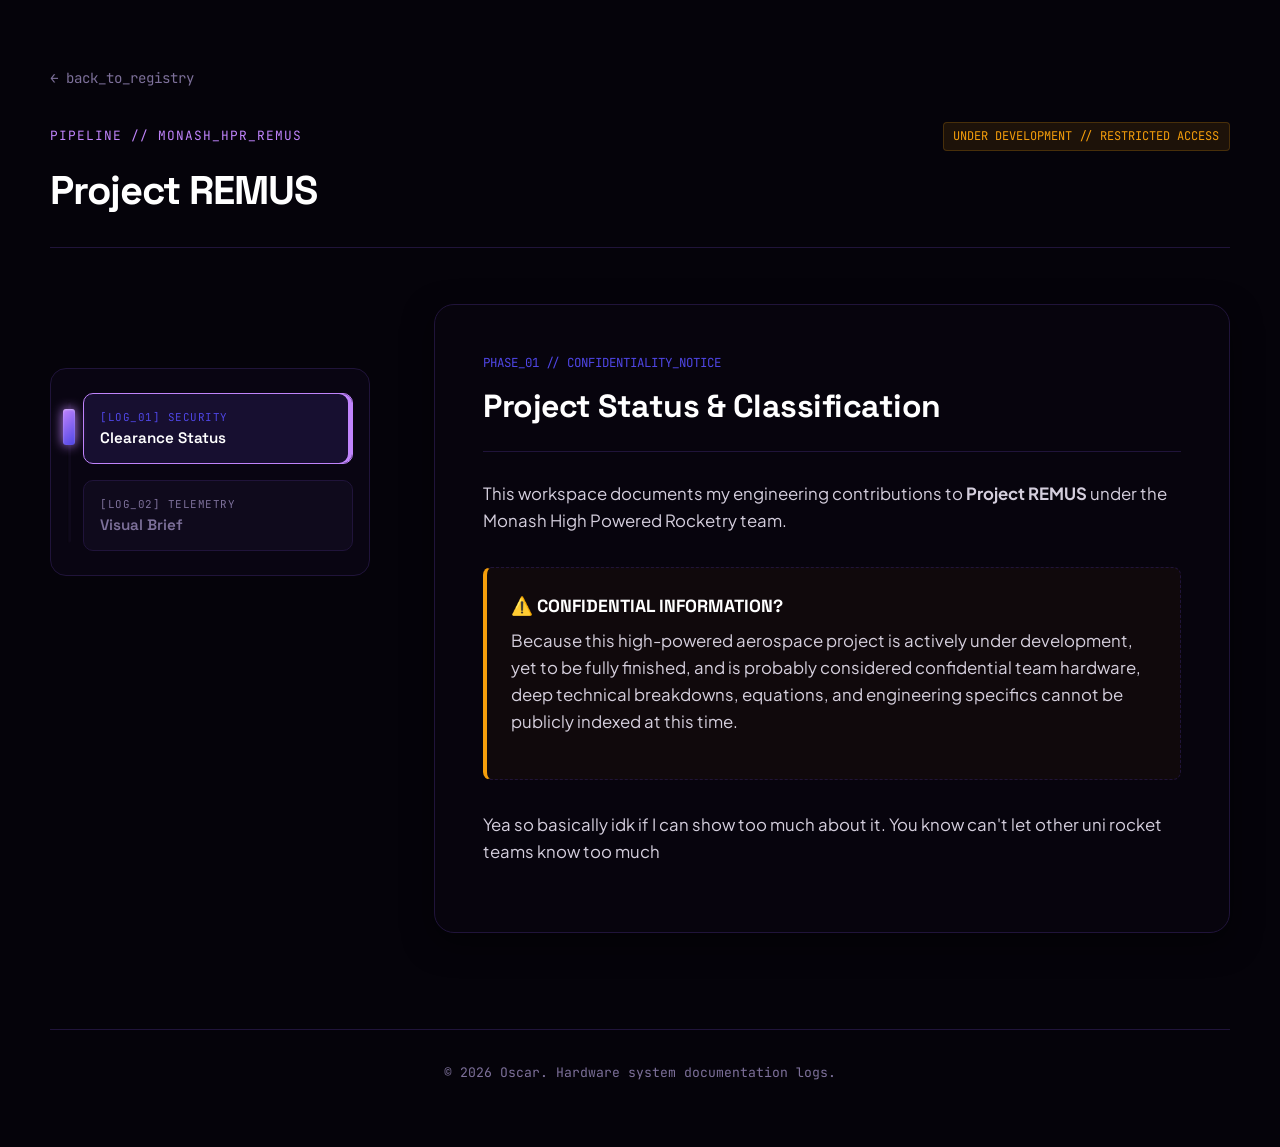
<file: remus.html>
<!DOCTYPE html>
<html lang="en">
<head>
    <meta charset="UTF-8">
    <meta name="viewport" content="width=device-width, initial-scale=1.0">
    <title>Oscar // Project REMUS</title>
    
    <link rel="preconnect" href="https://fonts.googleapis.com">
    <link rel="preconnect" href="https://fonts.gstatic.com" crossorigin>
    <link href="https://fonts.googleapis.com/css2?family=Space+Grotesk:wght=500;700&family=Plus+Jakarta+Sans:wght@400;500;600;700&family=JetBrains+Mono:wght@400;500&display=swap" rel="stylesheet">
    
    <style>
        /* PASSIONATE PURPLE THEME VARIABLES */
        :root {
            --bg-main: #05030a;        
            --bg-card: #0f0a1c;        
            --bg-card-hover: #150e26;  
            --border: #20143a;         
            --text-title: #ffffff;     
            --text-body: #e0dae9;      
            --text-muted: #7d709a;     
            --accent-purple: #c084fc;  
            --accent-blue: #4f46e5;    
            --accent-green: #10b981;   
            --accent-warning: #f59e0b;  /* Warning Amber for Restricted Projects */
            --bg-terminal: #090512;    
        }

        * {
            box-sizing: border-box;
            margin: 0;
            padding: 0;
        }

        body {
            font-family: 'Plus Jakarta Sans', sans-serif;
            background-color: var(--bg-main);
            color: var(--text-body);
            line-height: 1.6;
            padding: 4rem 2rem;
            display: flex;
            justify-content: center;
            min-height: 100vh;
        }

        .container {
            max-width: 1180px;
            width: 100%;
        }

        .back-registry {
            display: inline-flex;
            align-items: center;
            gap: 0.5rem;
            color: var(--text-muted);
            text-decoration: none;
            font-family: 'JetBrains Mono', monospace;
            font-size: 0.88rem;
            margin-bottom: 2rem;
            transition: color 0.2s ease, transform 0.2s ease;
        }

        .back-registry:hover {
            color: var(--accent-purple);
            transform: translateX(-4px);
        }

        header {
            margin-bottom: 3.5rem;
            border-bottom: 1px solid var(--border);
            padding-bottom: 1.5rem;
        }

        .header-meta {
            display: flex;
            justify-content: space-between;
            align-items: center;
            margin-bottom: 0.5rem;
        }

        .sys-id-tag {
            font-family: 'JetBrains Mono', monospace;
            font-size: 0.8rem;
            color: var(--accent-purple);
            letter-spacing: 1px;
        }

        .sys-status {
            font-family: 'JetBrains Mono', monospace;
            font-size: 0.75rem;
            color: var(--accent-warning);
            background: rgba(245, 158, 11, 0.1);
            padding: 0.25rem 0.6rem;
            border-radius: 4px;
            border: 1px solid rgba(245, 158, 11, 0.2);
        }

        h1 {
            font-family: 'Space Grotesk', sans-serif;
            font-size: 2.5rem;
            font-weight: 700;
            color: var(--text-title);
            letter-spacing: -1px;
        }

        .workspace {
            display: grid;
            grid-template-columns: 320px 1fr;
            gap: 4rem;
            align-items: start;
        }

        .control-deck {
            position: sticky;
            top: 4rem;
            display: flex;
            position: relative;
            background: var(--bg-terminal);
            border: 1px solid var(--border);
            border-radius: 16px;
            padding: 1.5rem 1rem 1.5rem 2rem;
        }

        .fader-track-channel {
            position: absolute;
            top: 2rem;
            left: 1rem;
            width: 4px;
            height: calc(100% - 4rem);
            background-color: #120b20;
            border-radius: 2px;
            box-shadow: inset 1px 1px 3px rgba(0,0,0,0.8);
        }

        .mechanical-fader-block {
            position: absolute;
            left: 0.75rem; 
            width: 12px;
            height: 36px;
            background: linear-gradient(135deg, var(--accent-purple), var(--accent-blue));
            border-radius: 3px;
            box-shadow: 0 0 12px var(--accent-purple), inset 0 1px 2px rgba(255,255,255,0.4);
            z-index: 10;
            transition: top 0.3s cubic-bezier(0.25, 1, 0.5, 1);
            top: 2rem;
        }

        .deck-switch-stack {
            display: flex;
            flex-direction: column;
            gap: 1rem;
            width: 100%;
        }

        .deck-switch-plate {
            background-color: var(--bg-card);
            border: 1px solid var(--border);
            border-radius: 10px;
            padding: 1rem;
            cursor: pointer;
            width: 100%;
            text-align: left;
            transition: all 0.25s ease;
            display: flex;
            flex-direction: column;
            gap: 0.25rem;
            position: relative;
        }

        .deck-switch-plate:hover {
            background-color: var(--bg-card-hover);
            border-color: rgba(192, 132, 252, 0.3);
        }

        .plate-timestamp {
            font-family: 'JetBrains Mono', monospace;
            font-size: 0.68rem;
            color: var(--text-muted);
            letter-spacing: 0.5px;
        }

        .plate-headline {
            font-family: 'Space Grotesk', sans-serif;
            font-size: 0.95rem;
            font-weight: 600;
            color: var(--text-muted);
            transition: color 0.2s ease;
        }

        .deck-switch-plate.active {
            background-color: #170f30;
            border-color: var(--accent-purple);
            box-shadow: inset -4px 0 0 var(--accent-purple);
        }

        .deck-switch-plate.active .plate-timestamp {
            color: var(--accent-blue);
        }

        .deck-switch-plate.active .plate-headline {
            color: var(--text-title);
        }

        .data-display-bay {
            background-color: rgba(15, 10, 28, 0.2);
            border: 1px solid var(--border);
            border-radius: 20px;
            padding: 3rem;
            min-height: 500px;
            box-shadow: 0 10px 30px rgba(0,0,0,0.5);
        }

        .stage-pane {
            display: none;
            animation: terminalBoot 0.4s cubic-bezier(0.16, 1, 0.3, 1) forwards;
        }

        .stage-pane.active {
            display: block;
        }

        .pane-routing-tag {
            font-family: 'JetBrains Mono', monospace;
            font-size: 0.78rem;
            color: var(--accent-blue);
            text-transform: uppercase;
            margin-bottom: 0.5rem;
        }

        .pane-headline-main {
            font-family: 'Space Grotesk', sans-serif;
            font-size: 2rem;
            color: var(--text-title);
            border-bottom: 1px solid var(--border);
            padding-bottom: 1.2rem;
            margin-bottom: 1.8rem;
            letter-spacing: -0.5px;
        }

        .stage-pane p {
            font-size: 1.05rem;
            color: var(--text-body);
            margin-bottom: 1.2rem;
            opacity: 0.95;
        }

        .security-notice-box {
            background-color: rgba(245, 158, 11, 0.04);
            border: 1px dashed var(--border);
            border-left: 4px solid var(--accent-warning);
            border-radius: 8px;
            padding: 1.5rem;
            margin: 2rem 0;
            font-family: 'Plus Jakarta Sans', sans-serif;
        }

        .security-notice-title {
            font-family: 'Space Grotesk', sans-serif;
            color: var(--text-title);
            font-weight: 700;
            font-size: 1.1rem;
            margin-bottom: 0.5rem;
            display: flex;
            align-items: center;
            gap: 0.5rem;
        }

        .image-container {
            width: 100%;
            background-color: var(--bg-terminal);
            border: 1px solid var(--border);
            border-radius: 14px;
            overflow: hidden;
            margin: 2rem 0;
            padding: 1.5rem;
            display: flex;
            flex-direction: column;
            align-items: center;
            gap: 1.5rem;
        }

        .image-container img {
            max-width: 100%;
            height: auto;
            border-radius: 8px;
            display: block;
        }

        figcaption {
            font-family: 'JetBrains Mono', monospace;
            font-size: 0.85rem;
            color: var(--text-muted);
            text-align: center;
            margin-top: -0.5rem;
        }

        @keyframes terminalBoot {
            from { opacity: 0; transform: scale(0.995) translateY(6px); }
            to { opacity: 1; transform: scale(1) translateY(0); }
        }

        footer {
            border-top: 1px solid var(--border);
            padding-top: 2rem;
            margin-top: 6rem;
            text-align: center;
            font-family: 'JetBrains Mono', monospace;
            font-size: 0.82rem;
            color: var(--text-muted);
        }

        @media (max-width: 900px) {
            .workspace { grid-template-columns: 1fr; gap: 2rem; }
            .control-deck { position: static; padding: 1rem; }
            .fader-track-channel, .mechanical-fader-block { display: none; }
            .deck-switch-stack { flex-direction: row; flex-wrap: wrap; }
            .deck-switch-plate { width: calc(50% - 0.5rem); }
            body { padding: 2rem 1rem; }
            .data-display-bay { padding: 1.8rem; }
        }
        @media (max-width: 580px) {
            .deck-switch-plate { width: 100%; }
        }
    </style>
</head>
<body>

    <div class="container">
        
        <a href="projects.html" class="back-registry">← back_to_registry</a>

        <header>
            <div class="header-meta">
                <span class="sys-id-tag">PIPELINE // MONASH_HPR_REMUS</span>
                <span class="sys-status">UNDER DEVELOPMENT // RESTRICTED ACCESS</span>
            </div>
            <h1>Project REMUS</h1>
        </header>

        <div class="workspace">
            
            <aside class="control-deck">
                <div class="fader-track-channel"></div>
                <div class="mechanical-fader-block" id="fader-knob"></div>

                <div class="deck-switch-stack" id="plate-group">
                    
                    <button class="deck-switch-plate active" onclick="activateDeckStage(0)">
                        <span class="plate-timestamp">[LOG_01] SECURITY</span>
                        <span class="plate-headline">Clearance Status</span>
                    </button>

                    <button class="deck-switch-plate" onclick="activateDeckStage(1)">
                        <span class="plate-timestamp">[LOG_02] TELEMETRY</span>
                        <span class="plate-headline">Visual Brief</span>
                    </button>

                </div>
            </aside>

            <main class="data-display-bay">

                <div id="deck-pane-0" class="stage-pane active">
                    <div class="pane-routing-tag">PHASE_01 // CONFIDENTIALITY_NOTICE</div>
                    <h2 class="pane-headline-main">Project Status & Classification</h2>
                    <p>This workspace documents my engineering contributions to <strong>Project REMUS</strong> under the Monash High Powered Rocketry team.</p>
                    
                    <div class="security-notice-box">
                        <div class="security-notice-title">⚠️ CONFIDENTIAL INFORMATION?</div>
                        <p>Because this high-powered aerospace project is actively under development, yet to be fully finished, and is probably considered confidential team hardware, deep technical breakdowns, equations, and engineering specifics cannot be publicly indexed at this time.</p>
                    </div>
                    
                    <p>Yea so basically idk if I can show too much about it. You know can't let other uni rocket teams know too much</p>
                </div>

                <div id="deck-pane-1" class="stage-pane">
                    <div class="pane-routing-tag">PHASE_02 // SYSTEM_GEOMETRY</div>
                    <h2 class="pane-headline-main">A sneak peak at something I've done</h2>
                    <p>While I don't think I can show too much, I do think it is ok if I just show a little bit of it.</p>
                    
                    <div class="image-container">
                        <img src="Images/remusrecovery.png" alt="CAD designs of the recovery system" class="project-img">
                        <figcaption>Validated CAD rendering / engineering snapshot tracking current structural layout progress.</figcaption>
                    </div>
                </div>

            </main>

        </div>

        <footer>
            <p>© 2026 Oscar. Hardware system documentation logs.</p>
        </footer>

    </div>

    <script>
        function activateDeckStage(stageIndex) {
            const plates = document.querySelectorAll('.deck-switch-plate');
            const panes = document.querySelectorAll('.stage-pane');
            const faderKnob = document.getElementById('fader-knob');
            
            plates.forEach(p => p.classList.remove('active'));
            panes.forEach(pane => pane.classList.remove('active'));
            
            const targetedPlate = plates[stageIndex];
            targetedPlate.classList.add('active');
            document.getElementById(`deck-pane-${stageIndex}`).classList.add('active');
            
            const trackOffsetTop = targetedPlate.offsetTop;
            const plateHeight = targetedPlate.offsetHeight;
            
            const optimalKnobPosition = trackOffsetTop + (plateHeight / 2) - 18; 
            faderKnob.style.top = `${optimalKnobPosition}px`;
        }

        document.addEventListener("DOMContentLoaded", () => {
            activateDeckStage(0);
        });
    </script>

</body>
</html>
</file>
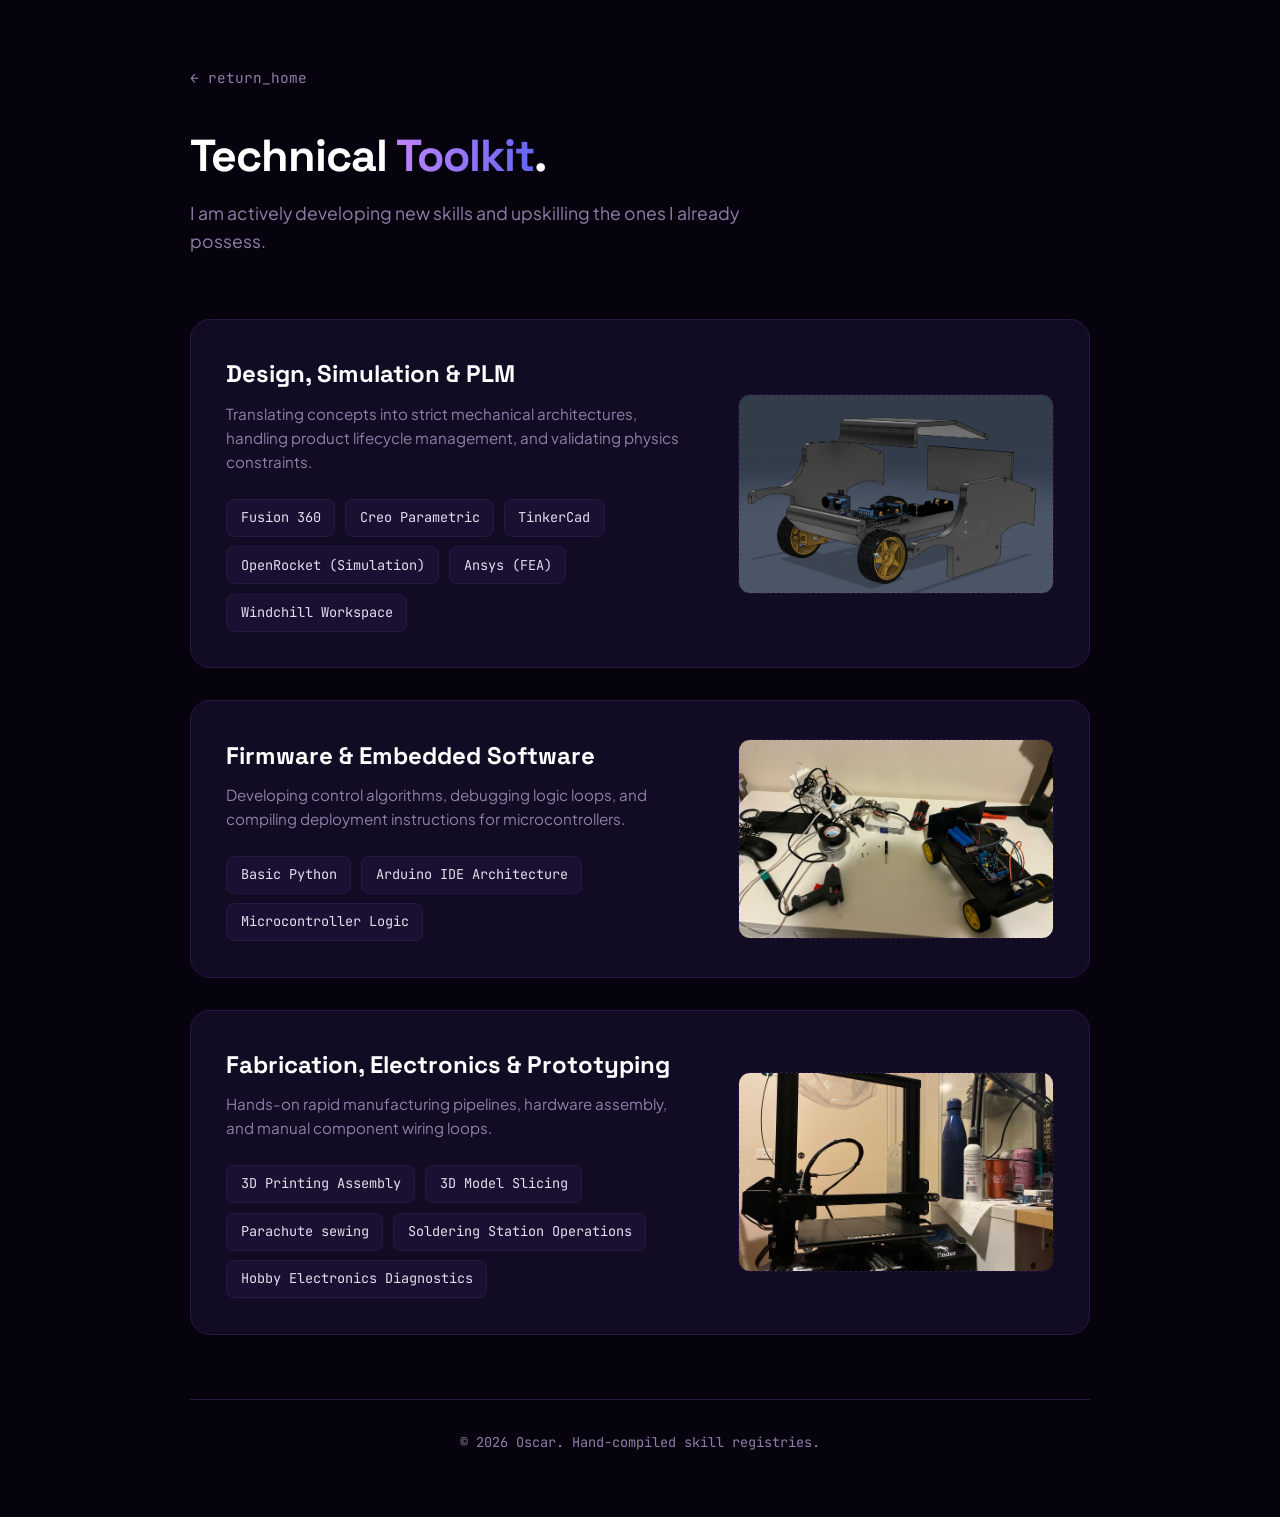
<file: skills.html>
<!DOCTYPE html>
<html lang="en">
<head>
    <meta charset="UTF-8">
    <meta name="viewport" content="width=device-width, initial-scale=1.0">
    <title>Oscar // Technical Skills</title>
    
    <!-- Premium clean fonts -->
    <link rel="preconnect" href="https://fonts.googleapis.com">
    <link rel="preconnect" href="https://fonts.gstatic.com" crossorigin>
    <link href="https://fonts.googleapis.com/css2?family=Space+Grotesk:wght@500;700&family=Plus+Jakarta+Sans:wght@400;500;600;700&family=JetBrains+Mono:wght@400;500&display=swap" rel="stylesheet">
    
    <style>
        /* PASSIONATE PURPLE THEME VARIABLES */
        :root {
            --bg-main: #06030e;        /* Dark obsidian purple night */
            --bg-card: #120b24;        /* Rich velvet purple for structural cards */
            --bg-card-hover: #191032;  /* Slightly brighter purple for hover reactions */
            --border: #261947;         /* Defined, clean border line */
            --text-title: #ffffff;     /* Crisp white for core headings */
            --text-body: #e3ddec;      /* Bright, high-readability text */
            --text-muted: #8d80a8;     /* Soft purple-grey for details */
            --accent-purple: #c084fc;  /* Neon electric lavender */
            --accent-blue: #6366f1;    /* Deep cosmic indigo */
        }

        /* RESET & BASE LAYOUT */
        * {
            box-sizing: border-box;
            margin: 0;
            padding: 0;
        }

        body {
            font-family: 'Plus Jakarta Sans', sans-serif;
            background-color: var(--bg-main);
            color: var(--text-body);
            line-height: 1.6;
            padding: 4rem 2rem;
            display: flex;
            justify-content: center;
            min-height: 100vh;
        }

        .container {
            max-width: 900px;
            width: 100%;
        }

        /* BACK BUTTON */
        .back-home {
            display: inline-flex;
            align-items: center;
            gap: 0.5rem;
            color: var(--text-muted);
            text-decoration: none;
            font-family: 'JetBrains Mono', monospace;
            font-size: 0.9rem;
            margin-bottom: 2.5rem;
            transition: color 0.2s ease, transform 0.2s ease;
        }

        .back-home:hover {
            color: var(--accent-purple);
            transform: translateX(-4px);
        }

        /* HEADER BLOCK */
        header {
            margin-bottom: 4rem;
        }

        h1 {
            font-family: 'Space Grotesk', sans-serif;
            font-size: 2.8rem;
            font-weight: 700;
            color: var(--text-title);
            letter-spacing: -1px;
            line-height: 1.2;
            margin-bottom: 1rem;
        }

        h1 span {
            background: linear-gradient(to right, var(--accent-purple), var(--accent-blue));
            -webkit-background-clip: text;
            -webkit-text-fill-color: transparent;
        }

        .subtitle {
            font-size: 1.1rem;
            color: var(--text-muted);
            max-width: 600px;
        }

        /* WORKBENCH ROW LAYOUT */
        .workbench-stack {
            display: flex;
            flex-direction: column;
            gap: 2rem;
            margin-bottom: 4rem;
        }

        .workbench-card {
            background-color: var(--bg-card);
            border: 1px solid var(--border);
            border-radius: 20px;
            padding: 2.2rem;
            display: flex;
            gap: 2.5rem;
            align-items: center;
            transition: all 0.3s cubic-bezier(0.4, 0, 0.2, 1);
        }

        .workbench-card:hover {
            border-color: rgba(192, 132, 252, 0.4);
            background-color: var(--bg-card-hover);
            transform: translateY(-2px);
            box-shadow: 0 12px 30px rgba(0, 0, 0, 0.4);
        }

        /* CARD CONTENT SIDE */
        .card-info {
            flex: 1.2;
        }

        .card-info h3 {
            font-family: 'Space Grotesk', sans-serif;
            font-size: 1.5rem;
            color: var(--text-title);
            margin-bottom: 0.5rem;
        }

        .card-info .category-desc {
            font-size: 0.95rem;
            color: var(--text-muted);
            margin-bottom: 1.5rem;
        }

        /* PILL BADGES */
        .badge-list {
            display: flex;
            flex-wrap: wrap;
            gap: 0.6rem;
        }

        .badge {
            font-family: 'JetBrains Mono', monospace;
            font-size: 0.85rem;
            color: var(--text-body);
            background: rgba(38, 25, 71, 0.4);
            border: 1px solid var(--border);
            padding: 0.45rem 0.85rem;
            border-radius: 8px;
            transition: all 0.2s ease;
        }

        .workbench-card:hover .badge {
            border-color: rgba(192, 132, 252, 0.15);
        }

        .badge:hover {
            border-color: var(--accent-purple) !important;
            color: var(--accent-purple);
            background: rgba(192, 132, 252, 0.05);
            transform: scale(1.03);
        }

        /* VISUAL ASSET / PLACEHOLDER SIDE */
        .card-media {
            flex: 0.8;
            width: 100%;
            height: 200px;
            border-radius: 12px;
            overflow: hidden;
            position: relative;
            border: 1px dashed var(--border);
            
            /* Cool Cyber Blueprint Grid Background */
            background-image: 
                linear-gradient(rgba(192, 132, 252, 0.03) 1px, transparent 1px),
                linear-gradient(90deg, rgba(192, 132, 252, 0.03) 1px, transparent 1px);
            background-size: 20px 20px;
            background-color: rgba(6, 3, 14, 0.6);
            
            display: flex;
            flex-direction: column;
            justify-content: center;
            align-items: center;
            gap: 0.5rem;
            transition: all 0.3s ease;
        }

        /* If a real image is added inside .card-media container */
        .card-media img {
            width: 100%;
            height: 100%;
            object-fit: cover;
            position: absolute;
            top: 0;
            left: 0;
            z-index: 2;
        }

        .workbench-card:hover .card-media {
            border-color: var(--accent-purple);
            background-color: rgba(25, 16, 50, 0.4);
        }

        /* Tech detailing inside empty placeholders */
        .placeholder-tag {
            font-family: 'JetBrains Mono', monospace;
            font-size: 0.75rem;
            font-weight: 700;
            color: var(--accent-purple);
            letter-spacing: 1px;
            z-index: 1;
        }

        .placeholder-subtext {
            font-family: 'JetBrains Mono', monospace;
            font-size: 0.68rem;
            color: var(--text-muted);
            text-transform: uppercase;
            z-index: 1;
        }

        /* MINIMAL FOOTER */
        footer {
            border-top: 1px solid var(--border);
            padding-top: 2rem;
            text-align: center;
            font-family: 'JetBrains Mono', monospace;
            font-size: 0.85rem;
            color: var(--text-muted);
        }

        /* RESPONSIVE DESIGN FOR SMALLER SCREENS */
        @media (max-width: 768px) {
            h1 { font-size: 2.2rem; }
            body { padding: 2rem 1rem; }
            .workbench-card { flex-direction: column; align-items: stretch; gap: 1.5rem; padding: 1.5rem; }
            .card-media { height: 160px; }
        }
    </style>
</head>
<body>

    <div class="container">
        
        <!-- BACK TO HOME NAVIGATION -->
        <a href="index.html" class="back-home">← return_home</a>

        <!-- HEADER BLOCK -->
        <header>
            <h1>Technical <span>Toolkit</span>.</h1>
            <p class="subtitle">I am actively developing new skills and upskilling the ones I already possess.</p>
        </header>

        <!-- THREE PILLAR WORKBENCH STACK -->
        <main class="workbench-stack">
            
            <!-- CATEGORY 1: CAD & SIMULATION -->
            <div class="workbench-card">
                <div class="card-info">
                    <h3>Design, Simulation & PLM</h3>
                    <p class="category-desc">Translating concepts into strict mechanical architectures, handling product lifecycle management, and validating physics constraints.</p>
                    <div class="badge-list">
                        <span class="badge">Fusion 360</span>
                        <span class="badge">Creo Parametric</span>
                        <span class="badge">TinkerCad</span>
                        <span class="badge">OpenRocket (Simulation)</span>
                        <span class="badge">Ansys (FEA)</span>
                        <span class="badge">Windchill Workspace</span>
                    </div>
                </div>
                <!-- IMAGE PLACEHOLDER 1 -->
                <div class="card-media">
                    <img src="Images/carassembly.png" alt="Description of work">
                </div>
            </div>

            <!-- CATEGORY 2: DIGITAL INTEGRATION & PROGRAMMING -->
            <div class="workbench-card">
                <div class="card-info">
                    <h3>Firmware & Embedded Software</h3>
                    <p class="category-desc">Developing control algorithms, debugging logic loops, and compiling deployment instructions for microcontrollers.</p>
                    <div class="badge-list">
                        <span class="badge">Basic Python</span>
                        <span class="badge">Arduino IDE Architecture</span>
                        <span class="badge">Microcontroller Logic</span>
                    </div>
                </div>
                <!-- IMAGE PLACEHOLDER 2 -->
                <div class="card-media">
                    <img src="Images/code.jpg" alt="Description of work">
                </div>
            </div>

            <!-- CATEGORY 3: PHYSICAL LAB WORK & MANUFACTURING -->
            <div class="workbench-card">
                <div class="card-info">
                    <h3>Fabrication, Electronics & Prototyping</h3>
                    <p class="category-desc">Hands-on rapid manufacturing pipelines, hardware assembly, and manual component wiring loops.</p>
                    <div class="badge-list">
                        <span class="badge">3D Printing Assembly</span>
                        <span class="badge">3D Model Slicing</span>
                        <span class="badge">Parachute sewing</span>
                        <span class="badge">Soldering Station Operations</span>
                        <span class="badge">Hobby Electronics Diagnostics</span>
                        
                    </div>
                </div>
                <!-- IMAGE PLACEHOLDER 3 -->
                <div class="card-media">
                    <img src="Images/3dprint.jpg" alt="Description of work">
                </div>
            </div>

        </main>

        <!-- CONSOLE FOOTER -->
        <footer>
            <p>© 2026 Oscar. Hand-compiled skill registries.</p>
        </footer>

    </div>

</body>
</html>
</file>
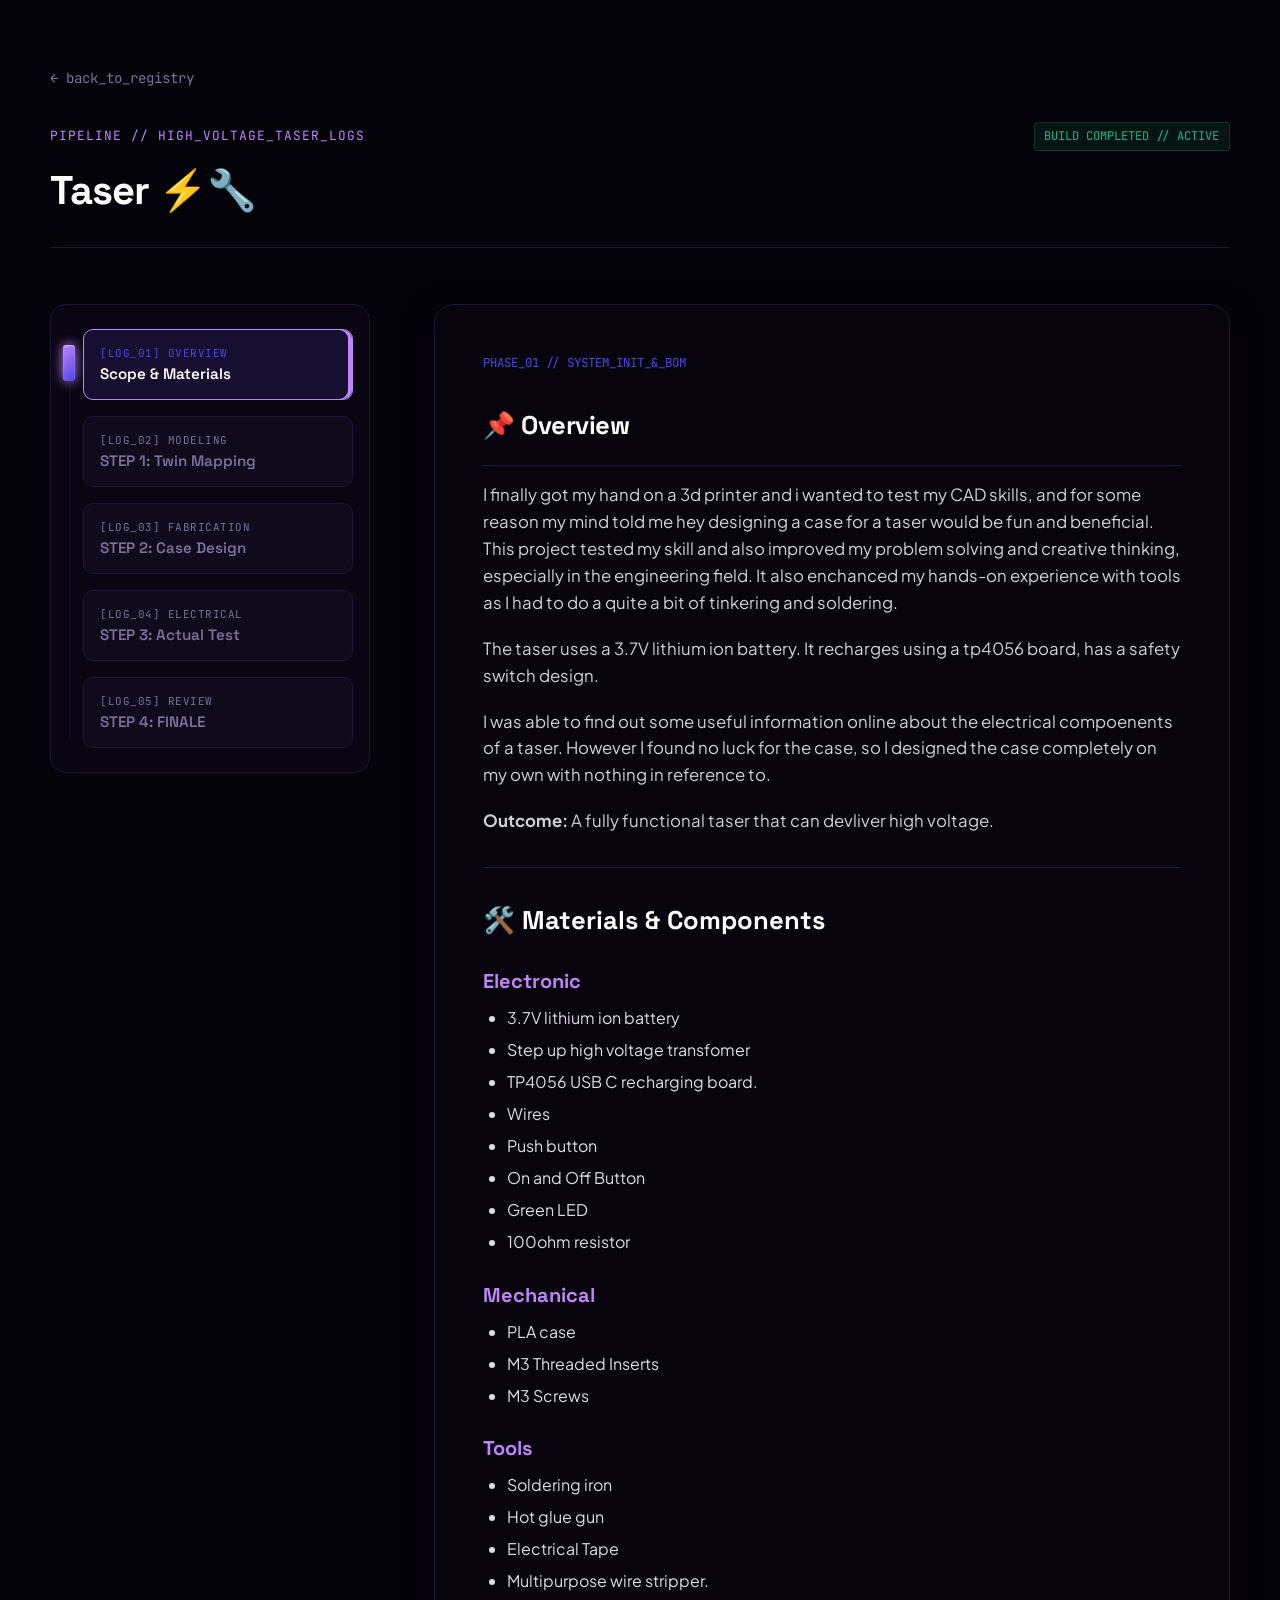
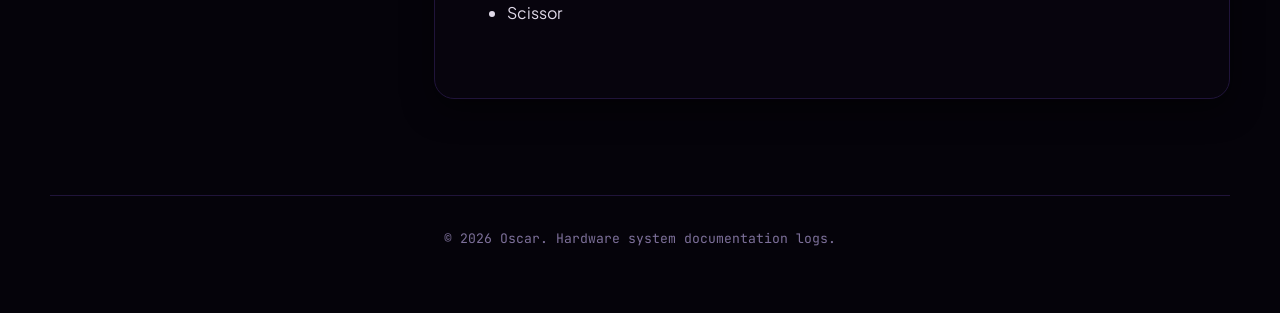
<file: taser.html>
<!DOCTYPE html>
<html lang="en">
<head>
    <meta charset="UTF-8">
    <meta name="viewport" content="width=device-width, initial-scale=1.0">
    <title>Oscar // High Voltage Taser</title>
    
    <link rel="preconnect" href="https://fonts.googleapis.com">
    <link rel="preconnect" href="https://fonts.gstatic.com" crossorigin>
    <link href="https://fonts.googleapis.com/css2?family=Space+Grotesk:wght=500;700&family=Plus+Jakarta+Sans:wght=400;500;600;700&family=JetBrains+Mono:wght=400;500&display=swap" rel="stylesheet">
    
    <style>
        :root {
            --bg-main: #05030a;
            --bg-card: #0f0a1c;
            --bg-card-hover: #150e26;
            --border: #20143a;
            --text-title: #ffffff;
            --text-body: #e0dae9;
            --text-muted: #7d709a;
            --accent-purple: #c084fc;
            --accent-blue: #4f46e5;
            --accent-green: #10b981;
            --bg-terminal: #090512;
        }

        * { box-sizing: border-box; margin: 0; padding: 0; }

        body {
            font-family: 'Plus Jakarta Sans', sans-serif;
            background-color: var(--bg-main);
            color: var(--text-body);
            line-height: 1.6;
            padding: 4rem 2rem;
            display: flex;
            justify-content: center;
            min-height: 100vh;
        }

        .container { max-width: 1180px; width: 100%; }

        .back-registry {
            display: inline-flex;
            align-items: center;
            gap: 0.5rem;
            color: var(--text-muted);
            text-decoration: none;
            font-family: 'JetBrains Mono', monospace;
            font-size: 0.88rem;
            margin-bottom: 2rem;
            transition: color 0.2s ease, transform 0.2s ease;
        }

        .back-registry:hover { color: var(--accent-purple); transform: translateX(-4px); }

        header { margin-bottom: 3.5rem; border-bottom: 1px solid var(--border); padding-bottom: 1.5rem; }
        .header-meta { display: flex; justify-content: space-between; align-items: center; margin-bottom: 0.5rem; }
        .sys-id-tag { font-family: 'JetBrains Mono', monospace; font-size: 0.8rem; color: var(--accent-purple); letter-spacing: 1px; }
        .sys-status { font-family: 'JetBrains Mono', monospace; font-size: 0.75rem; color: var(--accent-green); background: rgba(16, 185, 129, 0.1); padding: 0.25rem 0.6rem; border-radius: 4px; border: 1px solid rgba(16, 185, 129, 0.2); }
        h1 { font-family: 'Space Grotesk', sans-serif; font-size: 2.5rem; font-weight: 700; color: var(--text-title); letter-spacing: -1px; }

        .workspace { display: grid; grid-template-columns: 320px 1fr; gap: 4rem; align-items: start; }
        
        .control-deck {
            position: sticky;
            top: 4rem;
            display: flex;
            background: var(--bg-terminal);
            border: 1px solid var(--border);
            border-radius: 16px;
            padding: 1.5rem 1rem 1.5rem 2rem;
        }

        .fader-track-channel { position: absolute; top: 2rem; left: 1rem; width: 4px; height: calc(100% - 4rem); background-color: #120b20; border-radius: 2px; box-shadow: inset 1px 1px 3px rgba(0,0,0,0.8); }
        .mechanical-fader-block { position: absolute; left: 0.75rem; width: 12px; height: 36px; background: linear-gradient(135deg, var(--accent-purple), var(--accent-blue)); border-radius: 3px; box-shadow: 0 0 12px var(--accent-purple), inset 0 1px 2px rgba(255,255,255,0.4); z-index: 10; transition: top 0.3s cubic-bezier(0.25, 1, 0.5, 1); top: 2rem; }
        .deck-switch-stack { display: flex; flex-direction: column; gap: 1rem; width: 100%; }
        
        .deck-switch-plate {
            background-color: var(--bg-card); border: 1px solid var(--border); border-radius: 10px; padding: 1rem; cursor: pointer; width: 100%; text-align: left; transition: all 0.25s ease; display: flex; flex-direction: column; gap: 0.25rem; position: relative;
        }
        .deck-switch-plate:hover { background-color: var(--bg-card-hover); border-color: rgba(192, 132, 252, 0.3); }
        .plate-timestamp { font-family: 'JetBrains Mono', monospace; font-size: 0.68rem; color: var(--text-muted); letter-spacing: 0.5px; }
        .plate-headline { font-family: 'Space Grotesk', sans-serif; font-size: 0.95rem; font-weight: 600; color: var(--text-muted); transition: color 0.2s ease; }

        .deck-switch-plate.active { background-color: #170f30; border-color: var(--accent-purple); box-shadow: inset -4px 0 0 var(--accent-purple); }
        .deck-switch-plate.active .plate-timestamp { color: var(--accent-blue); }
        .deck-switch-plate.active .plate-headline { color: var(--text-title); }

        .data-display-bay { background-color: rgba(15, 10, 28, 0.2); border: 1px solid var(--border); border-radius: 20px; padding: 3rem; min-height: 600px; box-shadow: 0 10px 30px rgba(0,0,0,0.5); }
        .stage-pane { display: none; animation: terminalBoot 0.4s cubic-bezier(0.16, 1, 0.3, 1) forwards; }
        .stage-pane.active { display: block; }

        .pane-routing-tag { font-family: 'JetBrains Mono', monospace; font-size: 0.78rem; color: var(--accent-blue); text-transform: uppercase; margin-bottom: 0.5rem; }
        .pane-headline-main { font-family: 'Space Grotesk', sans-serif; font-size: 2rem; color: var(--text-title); border-bottom: 1px solid var(--border); padding-bottom: 1.2rem; margin-bottom: 1.8rem; letter-spacing: -0.5px; }
        
        .stage-pane h2 { font-family: 'Space Grotesk', sans-serif; font-size: 1.6rem; color: var(--text-title); margin: 2rem 0 1rem 0; }
        .stage-pane h3 { font-family: 'Space Grotesk', sans-serif; font-size: 1.25rem; color: var(--accent-purple); margin: 1.5rem 0 0.5rem 0; }
        .stage-pane p { font-size: 1.05rem; color: var(--text-body); margin-bottom: 1.2rem; opacity: 0.95; }

        .stage-pane ul { margin-left: 1.5rem; margin-bottom: 1.5rem; color: var(--text-body); }
        .stage-pane li { margin-bottom: 0.4rem; }

        .image-container { width: 100%; background-color: var(--bg-terminal); border: 1px solid var(--border); border-radius: 14px; overflow: hidden; margin: 2rem 0; padding: 1.5rem; text-align: center; }
        .image-container img { max-width: 100%; height: auto; display: block; margin: 0 auto 1.5rem auto; border-radius: 8px; }
        .image-container img:last-of-type { margin-bottom: 0; }
        figcaption { font-family: 'JetBrains Mono', monospace; font-size: 0.85rem; color: var(--text-muted); margin-top: 1rem; }

        .check-grid { display: grid; grid-template-columns: 1fr; gap: 0.8rem; margin: 1.5rem 0; }
        .check-card { background: var(--bg-terminal); border: 1px solid var(--border); border-radius: 8px; padding: 1rem; display: flex; align-items: center; gap: 1rem; }
        .check-status-indicator { font-family: 'JetBrains Mono', monospace; font-size: 0.75rem; color: var(--accent-green); background: rgba(16, 185, 129, 0.1); padding: 0.2rem 0.5rem; border-radius: 4px; border: 1px solid rgba(16, 185, 129, 0.2); white-space: nowrap; }
        .check-text { font-size: 0.95rem; }

        footer { border-top: 1px solid var(--border); padding-top: 2rem; margin-top: 6rem; text-align: center; font-family: 'JetBrains Mono', monospace; font-size: 0.82rem; color: var(--text-muted); }

        @keyframes terminalBoot {
            from { opacity: 0; transform: scale(0.995) translateY(6px); }
            to { opacity: 1; transform: scale(1) translateY(0); }
        }

        @media (max-width: 900px) {
            .workspace { grid-template-columns: 1fr; gap: 2rem; }
            .control-deck { position: static; padding: 1rem; }
            .fader-track-channel, .mechanical-fader-block { display: none; }
            .deck-switch-stack { flex-direction: row; flex-wrap: wrap; }
            .deck-switch-plate { width: calc(50% - 0.5rem); }
            body { padding: 2rem 1rem; }
            .data-display-bay { padding: 1.8rem; }
        }
        @media (max-width: 580px) { .deck-switch-plate { width: 100%; } }
    </style>
</head>
<body>

    <div class="container">
        
        <a href="projects.html" class="back-registry">← back_to_registry</a>

        <header>
            <div class="header-meta">
                <span class="sys-id-tag">PIPELINE // HIGH_VOLTAGE_TASER_LOGS</span>
                <span class="sys-status">BUILD COMPLETED // ACTIVE</span>
            </div>
            <h1>Taser ⚡🔧</h1>
        </header>

        <div class="workspace">
            
            <aside class="control-deck">
                <div class="fader-track-channel"></div>
                <div class="mechanical-fader-block" id="fader-knob"></div>

                <div class="deck-switch-stack" id="plate-group">
                    
                    <button class="deck-switch-plate active" onclick="activateDeckStage(0)">
                        <span class="plate-timestamp">[LOG_01] OVERVIEW</span>
                        <span class="plate-headline">Scope & Materials</span>
                    </button>

                    <button class="deck-switch-plate" onclick="activateDeckStage(1)">
                        <span class="plate-timestamp">[LOG_02] MODELING</span>
                        <span class="plate-headline">STEP 1: Twin Mapping</span>
                    </button>

                    <button class="deck-switch-plate" onclick="activateDeckStage(2)">
                        <span class="plate-timestamp">[LOG_03] FABRICATION</span>
                        <span class="plate-headline">STEP 2: Case Design</span>
                    </button>

                    <button class="deck-switch-plate" onclick="activateDeckStage(3)">
                        <span class="plate-timestamp">[LOG_04] ELECTRICAL</span>
                        <span class="plate-headline">STEP 3: Actual Test</span>
                    </button>

                    <button class="deck-switch-plate" onclick="activateDeckStage(4)">
                        <span class="plate-timestamp">[LOG_05] REVIEW</span>
                        <span class="plate-headline">STEP 4: FINALE</span>
                    </button>

                </div>
            </aside>

            <main class="data-display-bay">

                <div id="deck-pane-0" class="stage-pane active">
                    <div class="pane-routing-tag">PHASE_01 // SYSTEM_INIT_&_BOM</div>
                    <h2 class="pane-headline-main">📌 Overview</h2>
                    <p>I finally got my hand on a 3d printer and i wanted to test my CAD skills, and for some reason my mind told me hey designing a case for a taser would be fun and beneficial. This project tested my skill and also improved my problem solving and creative thinking, especially in the engineering field. It also enchanced my hands-on experience with tools as I had to do a quite a bit of tinkering and soldering.</p>
                    <p>The taser uses a 3.7V lithium ion battery. It recharges using a tp4056 board, has a safety switch design.</p>
                    <p>I was able to find out some useful information online about the electrical compoenents of a taser. However I found no luck for the case, so I designed the case completely on my own with nothing in reference to.</p>
                    <p><strong>Outcome:</strong> A fully functional taser that can devliver high voltage.</p>
                    
                    <hr style="border: 0; border-top: 1px solid var(--border); margin: 2rem 0;">
                    
                    <h2>🛠️ Materials & Components</h2>
                    <h3>Electronic</h3>
                    <ul>
                        <li>3.7V lithium ion battery</li>
                        <li>Step up high voltage transfomer</li>
                        <li>TP4056 USB C recharging board.</li>
                        <li>Wires</li>
                        <li>Push button</li>
                        <li>On and Off Button</li>
                        <li>Green LED</li>
                        <li>100ohm resistor</li>
                    </ul>
                    <h3>Mechanical</h3>
                    <ul>
                        <li>PLA case</li>
                        <li>M3 Threaded Inserts</li>
                        <li>M3 Screws</li>
                    </ul>
                    <h3>Tools</h3>
                    <ul>
                        <li>Soldering iron</li>
                        <li>Hot glue gun</li>
                        <li>Electrical Tape</li>
                        <li>Multipurpose wire stripper.</li>
                        <li>Scissor</li>
                    </ul>
                </div>

                <div id="deck-pane-1" class="stage-pane">
                    <div class="pane-routing-tag">PHASE_02 // COMPONENT_CAD_MODELS</div>
                    <h2 class="pane-headline-main">STEP 1 : Model everything</h2>
                    <p>To make sure all the components can fit into the case, I started by individually modelling all the components of the Taser.</p>
                    
                    <div class="image-container">
                        <img src="Images/3.7vbattery.png" alt="3.7vbattery">
                        <img src="Images/transformer.png" alt="transformer">
                        <img src="Images/tp4056.png" alt="tp4056">
                        <img src="Images/onoff.png" alt="onoff">
                        <figcaption>3.7V Battery, High Voltage Transformer, TP4056, On/Off switch, and custom push button tracking layouts.</figcaption>
                    </div>

                    <hr style="border: 0; border-top: 1px solid var(--border); margin: 2rem 0;">

                    <h3>In addition I did some brainstorming while waiting for the parts to arrive.</h3>
                    <div class="image-container">
                        <img src="Images/brainstorm.png" alt="brainstorm">
                        <figcaption>some random brainstorm</figcaption>
                    </div>
                </div>

                <div id="deck-pane-2" class="stage-pane">
                    <div class="pane-routing-tag">PHASE_03 // SHELL_DEVELOPMENT</div>
                    <h2 class="pane-headline-main">STEP 2 Shell/Case design</h2>
                    
                    <div class="image-container">
                        <img src="Images/taserv1.jpg" alt="taserv1">
                        <figcaption>Version 1 of the taser. Problems: The hole for on and off switch is not big enough. The hole for tp4056 is not big enough and is placed slightly too low. Strength of walls are not good enough, vulnerable to cracks.</figcaption>
                    </div>

                    <div class="image-container">
                        <img src="Images/taserv2.png" alt="taserv2">
                        <figcaption>Version 2 of the taser, hole problem improved using offsets and projection, strength fixed by increasing thickness and infill% of print, also made probe circles better. Problems: TP4056 is stil kinda awkward, should be placed higher. Probe circle size is fine but position is not optiaml, it should be placed in the corners so it looks like a "八" shape. push button's location doesn't feel ergonomic. Still don't have cover designed. Haven't designed threaded insertion holes.</figcaption>
                    </div>

                    <div class="image-container">
                        <img src="Images/taserv3.jpg" alt="taserv3">
                        <figcaption>Version 3 of the taser, Probe circles location optimised, infill increase to 50%. Button position is more ergonomic. Threaded insertion designed. Cover designed. LED hole designed.</figcaption>
                    </div>
                    
                    <h3>Problems of v3</h3>
                    <ul>
                        <li>TP4056 is still awkward, although less awkward but still could be better, hole shnould be bigger so when being used you can see the lights on the board.</li>
                        <li>The button hole is fine but realised I have bigger better buttons at home, so next version will use that instead.</li>
                    </ul>
                </div>

                <div id="deck-pane-3" class="stage-pane">
                    <div class="pane-routing-tag">PHASE_04 // CIRCUIT_VALIDATION</div>
                    <h2 class="pane-headline-main">STEP 3 Actual test of the taser</h2>
                    
                    <h3>🧩 Obstacles faced</h3>
                    <p><strong>Problem:</strong> the safety switch feature wouldn't work.</p>
                    <p><strong>Solution:</strong> I learned on the spot the that the side you solder the push buttons pins matters a lot. I initially soldered incorrectly which allowed the transfomer to bypass the safety switch. That was solved by soldering correction.</p>
                    
                    <br>
                    <p><strong>Problem:</strong> The red LED would die because the resistor isn't strong enough to bring down the power of 3.7V</p>
                    <p><strong>Solution:</strong> Using my knowledge of activation energy, I don't have access to a stronger resistor so I swapped red with green, which requires a higher activation energy. This solves the overflow of power.</p>
                </div>

                <div id="deck-pane-4" class="stage-pane">
                    <div class="pane-routing-tag">PHASE_05 // FINAL_INTEGRATION</div>
                    <h2 class="pane-headline-main">STEP 4 FINALE</h2>
                    <p>Still designed the v4 of the taser case, which is the final version.</p>
                    
                    <div class="image-container">
                        <img src="Images/taserv4.png" alt="taserv4">
                        <figcaption>Version 4, Improved TP4056 hole, Push button hole bigger which suits the bigger better push button that I have.</figcaption>
                    </div>

                    <br>
                    <h2>🎥 Demo Video</h2>
                    <div class="check-grid">
                        <div class="check-card">
                            <span class="check-status-indicator">EXTERNAL LINK</span>
                            <span class="check-text"><a href="https://youtube.com/shorts/yTjaJlfPVyQ" target="_blank" style="color: var(--accent-purple); text-decoration: none; font-weight: 600;">▶️ Watch high voltage diagnostic test on YouTube</a></span>
                        </div>
                    </div>
                </div>

            </main>

        </div>

        <footer>
            <p>© 2026 Oscar. Hardware system documentation logs.</p>
        </footer>

    </div>

    <script>
        function activateDeckStage(stageIndex) {
            const plates = document.querySelectorAll('.deck-switch-plate');
            const panes = document.querySelectorAll('.stage-pane');
            const faderKnob = document.getElementById('fader-knob');
            
            plates.forEach(p => p.classList.remove('active'));
            panes.forEach(pane => pane.classList.remove('active'));
            
            const targetedPlate = plates[stageIndex];
            targetedPlate.classList.add('active');
            document.getElementById(`deck-pane-${stageIndex}`).classList.add('active');
            
            const trackOffsetTop = targetedPlate.offsetTop;
            const plateHeight = targetedPlate.offsetHeight;
            const optimalKnobPosition = trackOffsetTop + (plateHeight / 2) - 18; 
            faderKnob.style.top = `${optimalKnobPosition}px`;
        }

        document.addEventListener("DOMContentLoaded", () => {
            activateDeckStage(0);
        });
    </script>

</body>
</html>
</file>
